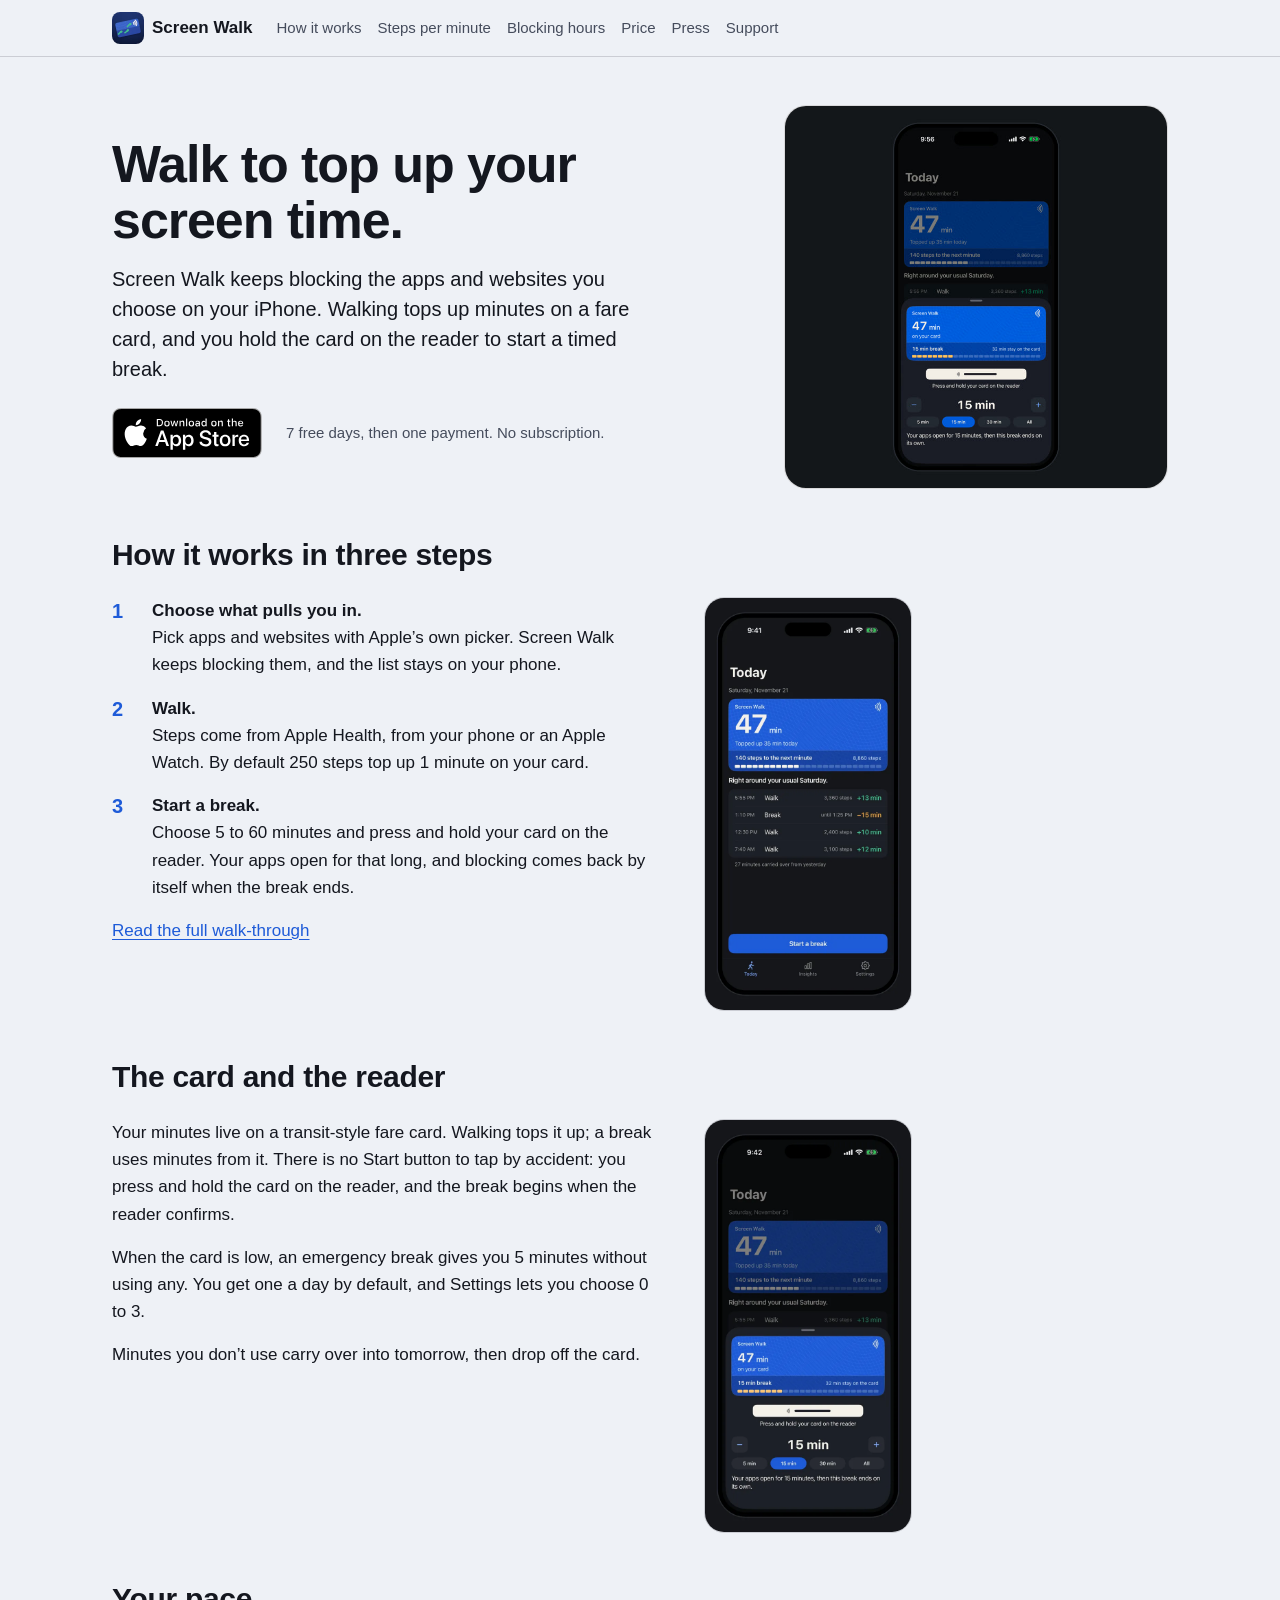
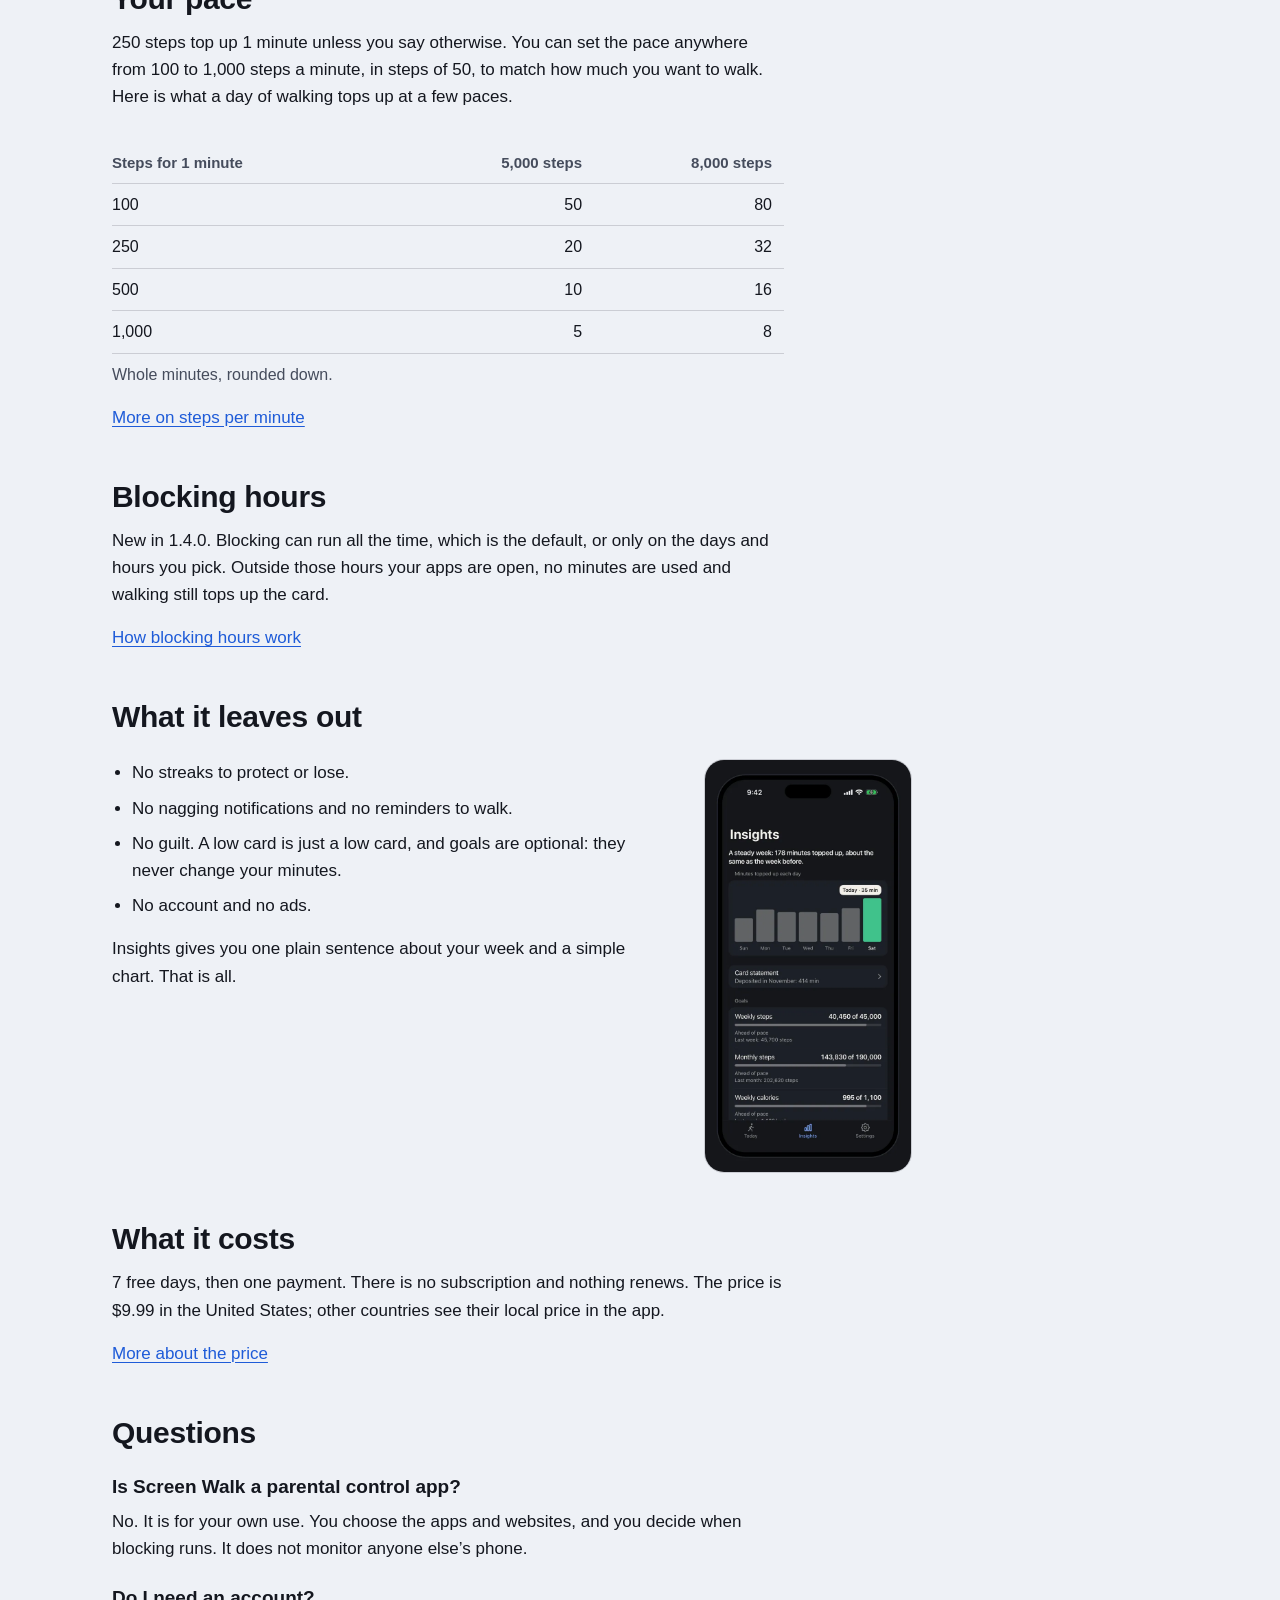
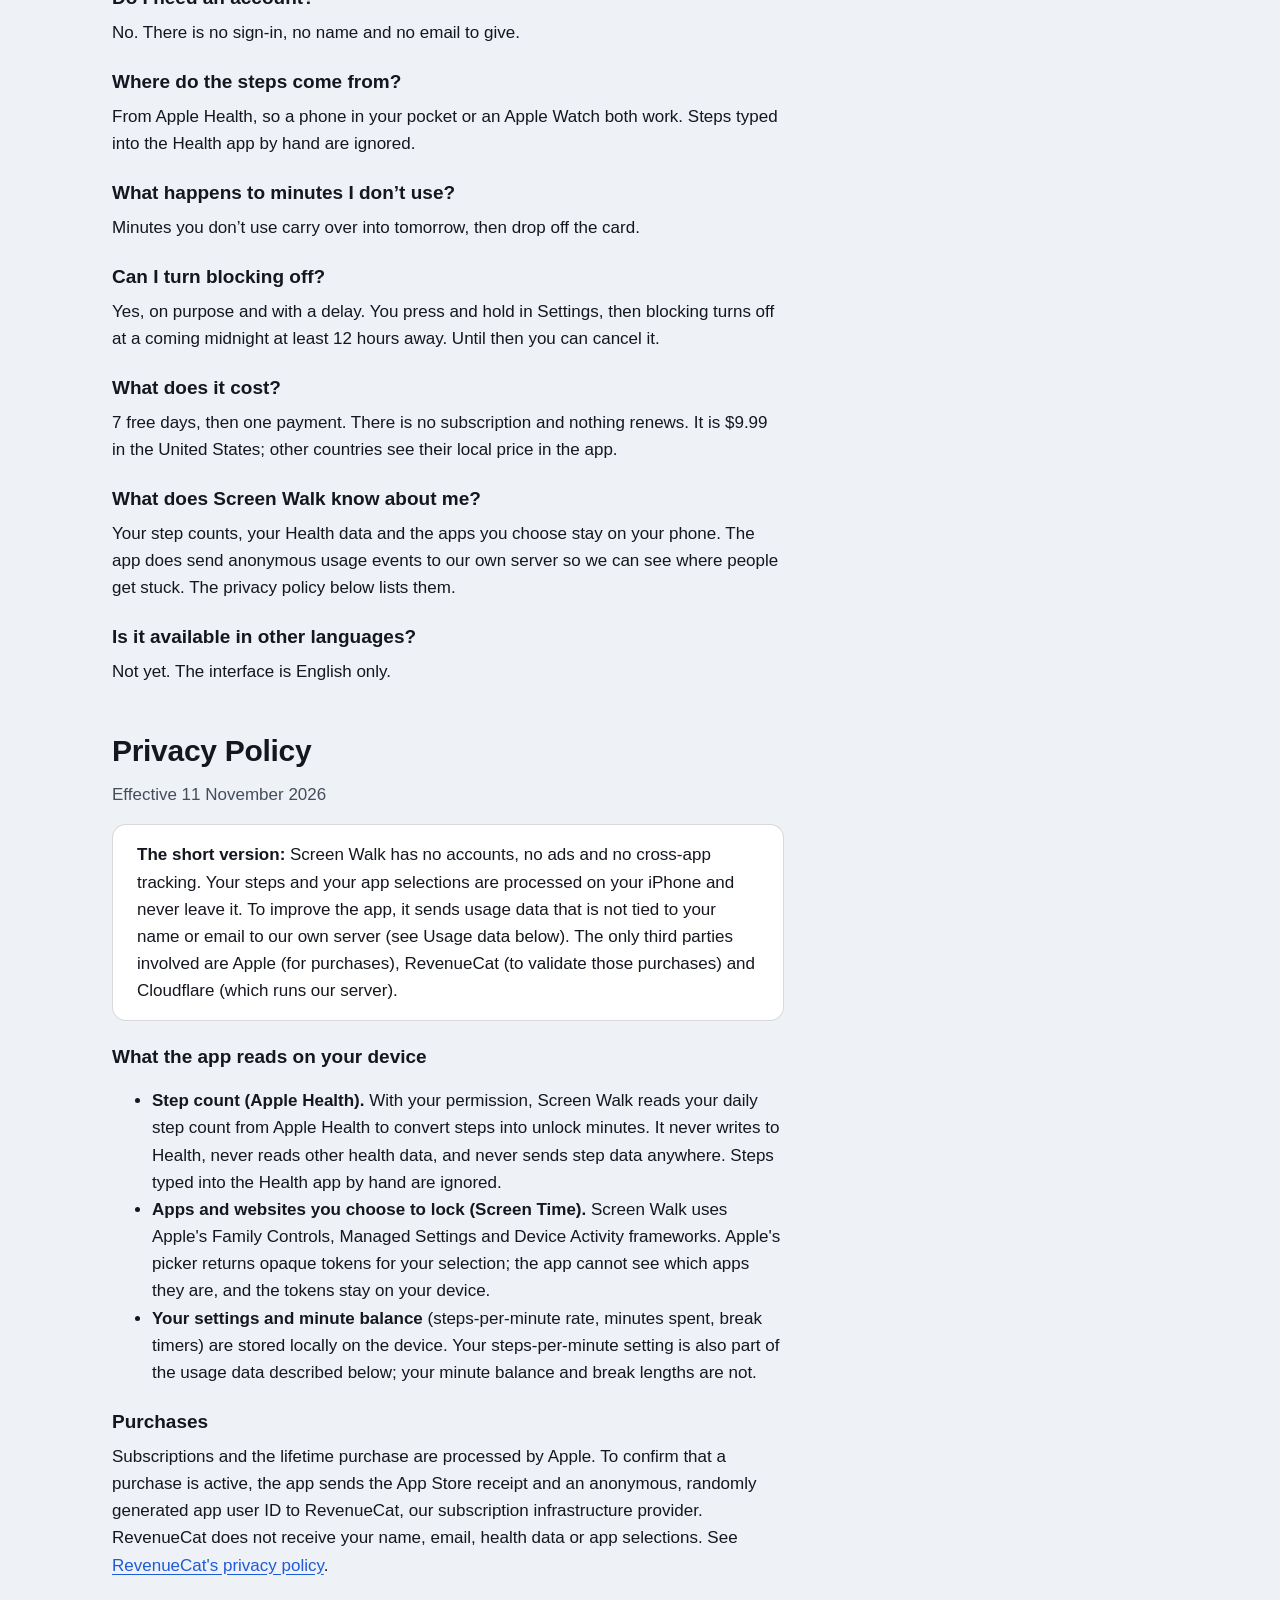
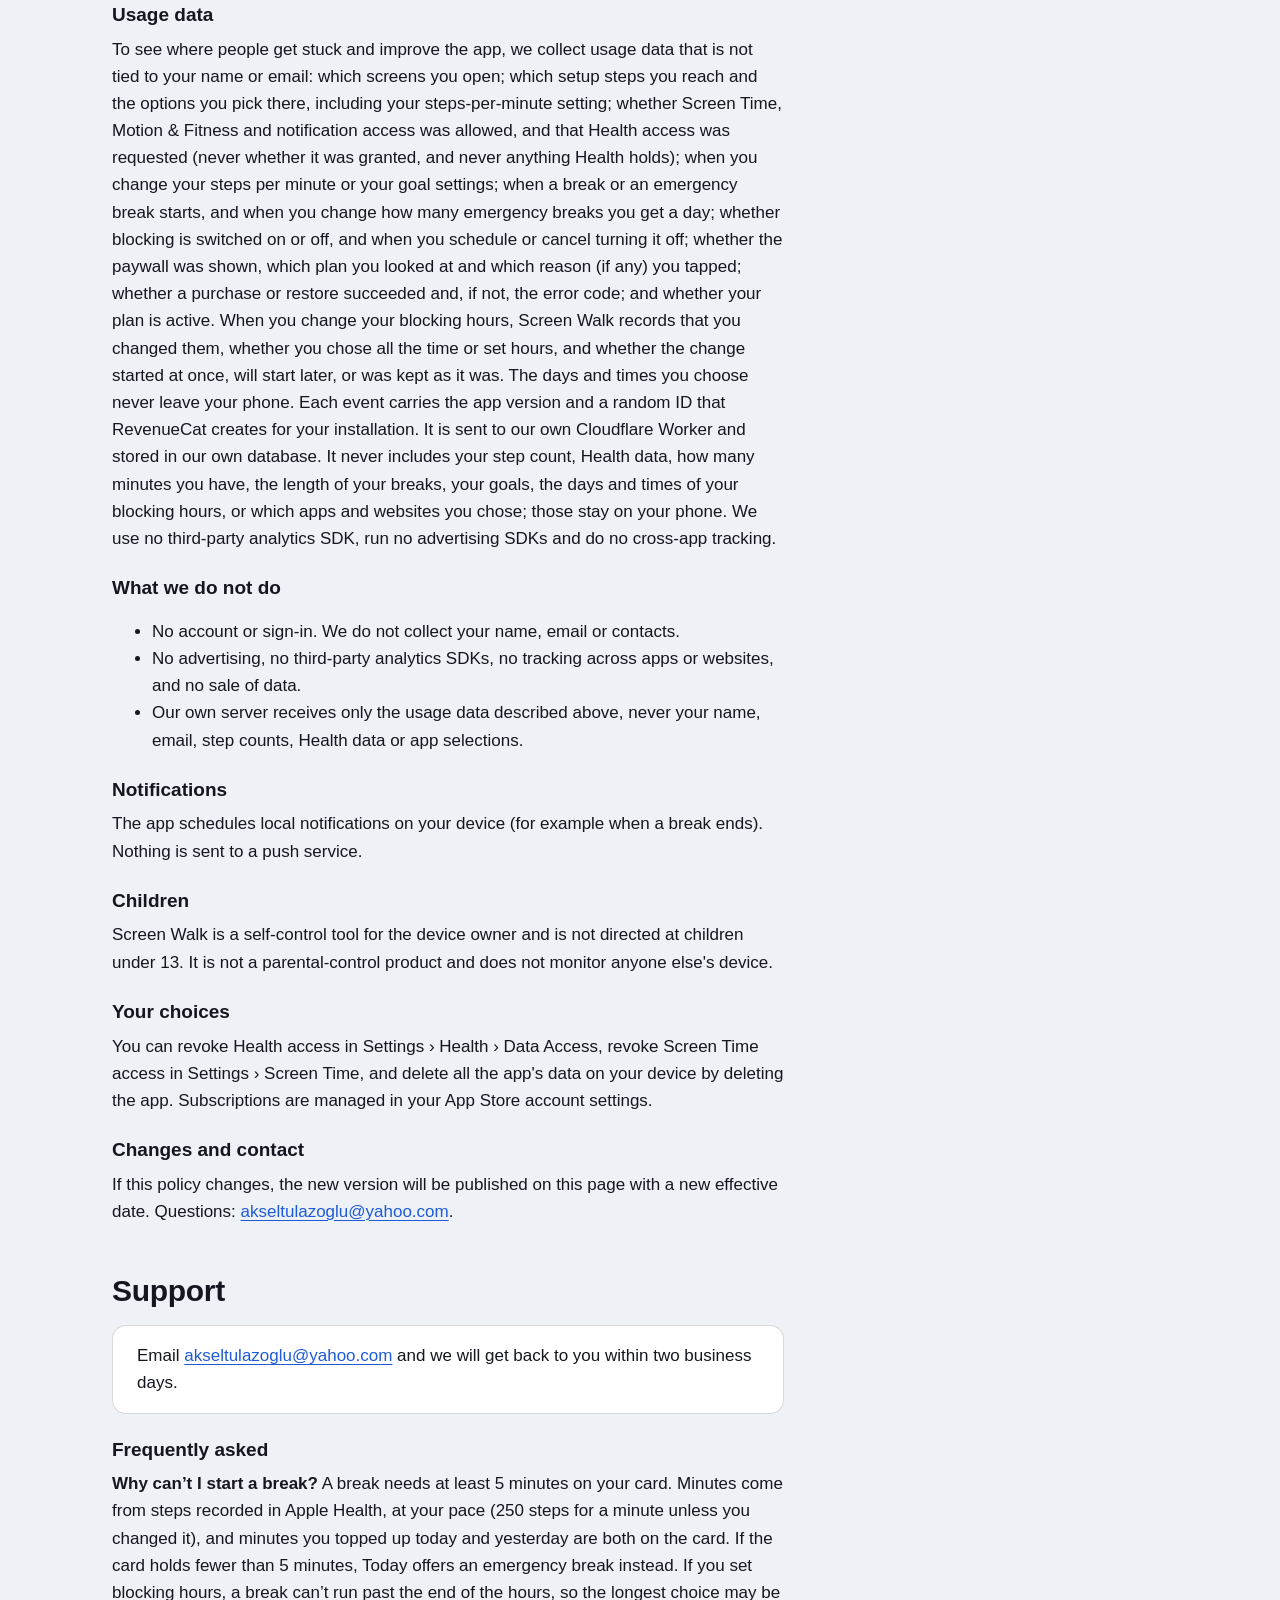
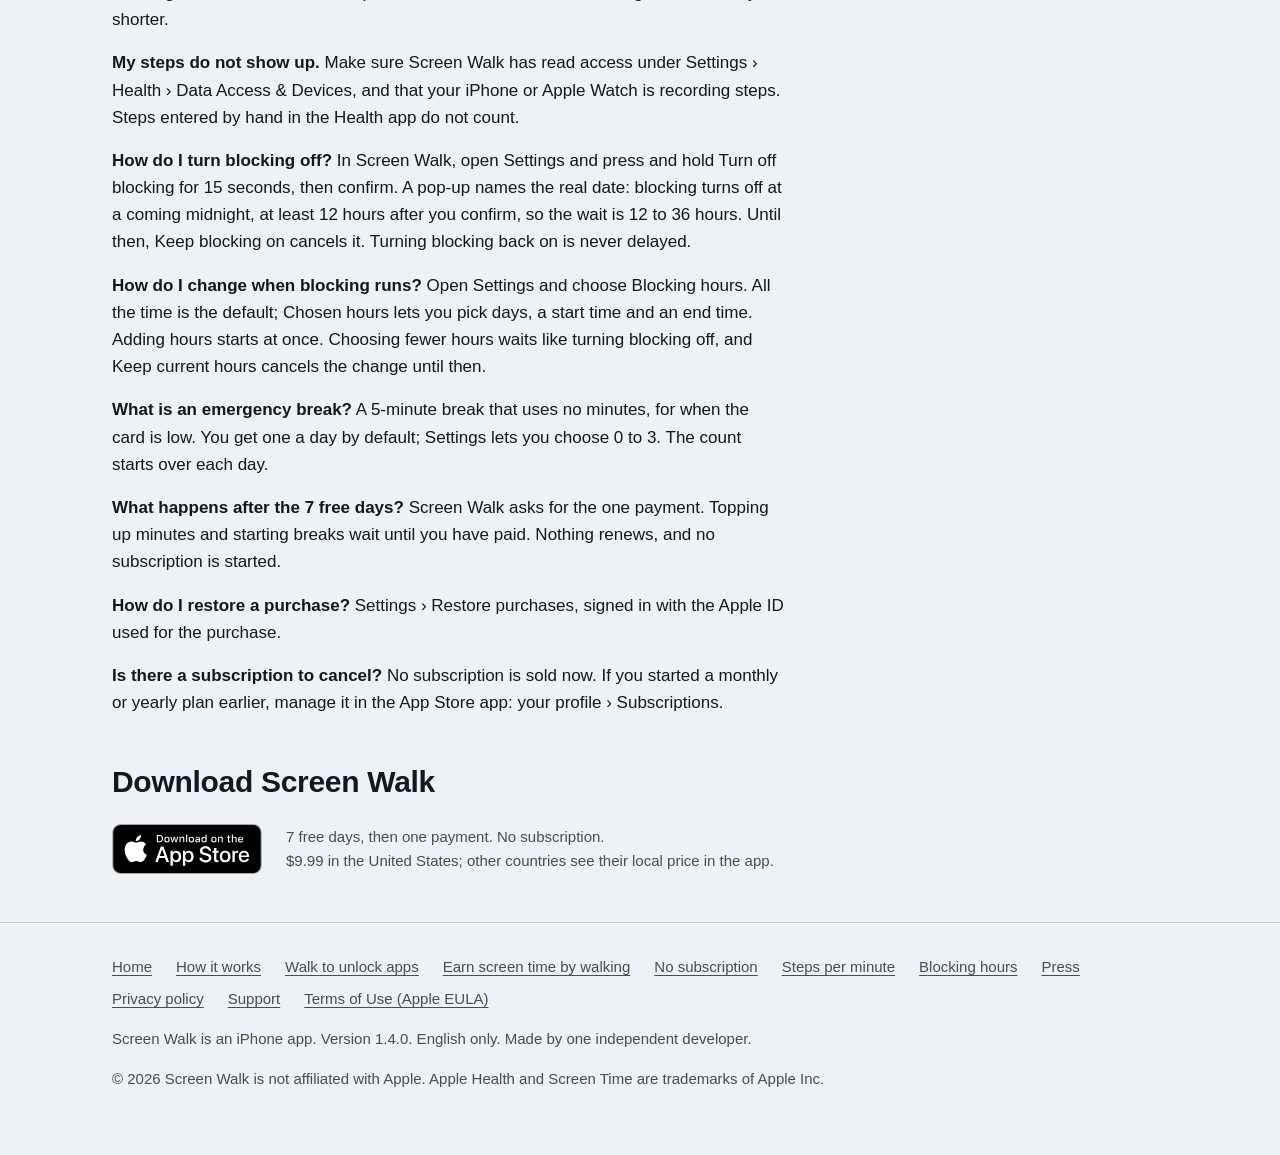
<file: index.html>
<!doctype html>
<html lang="en">
<head>
<meta charset="utf-8">
<meta name="viewport" content="width=device-width, initial-scale=1">
<title>Screen Walk: Walk to Top Up Screen Time on iPhone</title>
<meta name="description" content="Screen Walk keeps blocking the apps you choose. Walk to top up minutes, then hold your card to start a break. 7 free days, then one payment.">
<link rel="canonical" href="https://screen-walk.github.io/">
<meta name="theme-color" content="#14161B" media="(prefers-color-scheme: dark)">
<meta name="theme-color" content="#EEF1F6" media="(prefers-color-scheme: light)">
<meta name="apple-itunes-app" content="app-id=6809172291">
<link rel="icon" type="image/png" sizes="32x32" href="/favicon-32.png">
<link rel="apple-touch-icon" sizes="180x180" href="/apple-touch-icon.png">
<meta property="og:type" content="website">
<meta property="og:site_name" content="Screen Walk">
<meta property="og:title" content="Screen Walk: Walk to Top Up Screen Time on iPhone">
<meta property="og:description" content="Screen Walk keeps blocking the apps you choose. Walk to top up minutes, then hold your card to start a break. 7 free days, then one payment.">
<meta property="og:url" content="https://screen-walk.github.io/">
<meta property="og:image" content="https://screen-walk.github.io/media/og.png">
<meta property="og:image:width" content="1200">
<meta property="og:image:height" content="630">
<meta property="og:image:alt" content="Screen Walk: walk to top up your screen time on iPhone">
<meta name="twitter:card" content="summary_large_image">
<meta name="twitter:title" content="Screen Walk: Walk to Top Up Screen Time on iPhone">
<meta name="twitter:description" content="Screen Walk keeps blocking the apps you choose. Walk to top up minutes, then hold your card to start a break. 7 free days, then one payment.">
<meta name="twitter:image" content="https://screen-walk.github.io/media/og.png">
<link rel="stylesheet" href="/assets/site.css">
<script type="application/ld+json">{"@context":"https://schema.org","@type":"SoftwareApplication","name":"Screen Walk","operatingSystem":"iOS","applicationCategory":"LifestyleApplication","description":"An iPhone app that keeps blocking the apps and websites you choose. Walking tops up minutes on a fare card, and you start timed breaks of 5 to 60 minutes.","url":"https://screen-walk.github.io/","downloadUrl":"https://apps.apple.com/app/id6809172291","installUrl":"https://apps.apple.com/app/id6809172291","softwareVersion":"1.4.0","inLanguage":"en","image":"https://screen-walk.github.io/media/press/screen-walk-icon-1024.png","screenshot":["https://screen-walk.github.io/media/today-demo.webp","https://screen-walk.github.io/media/spend-sheet.webp","https://screen-walk.github.io/media/break-running.webp","https://screen-walk.github.io/media/insights-top.webp","https://screen-walk.github.io/media/hours-chosen.webp"],"offers":{"@type":"Offer","price":"9.99","priceCurrency":"USD","description":"7 free days, then one payment. No subscription. Other countries see their local price in the app.","url":"https://apps.apple.com/app/id6809172291"}}</script>
<script type="application/ld+json">{"@context":"https://schema.org","@type":"FAQPage","mainEntity":[{"@type":"Question","name":"Is Screen Walk a parental control app?","acceptedAnswer":{"@type":"Answer","text":"No. It is for your own use. You choose the apps and websites, and you decide when blocking runs. It does not monitor anyone else’s phone."}},{"@type":"Question","name":"Do I need an account?","acceptedAnswer":{"@type":"Answer","text":"No. There is no sign-in, no name and no email to give."}},{"@type":"Question","name":"Where do the steps come from?","acceptedAnswer":{"@type":"Answer","text":"From Apple Health, so a phone in your pocket or an Apple Watch both work. Steps typed into the Health app by hand are ignored."}},{"@type":"Question","name":"What happens to minutes I don’t use?","acceptedAnswer":{"@type":"Answer","text":"Minutes you don’t use carry over into tomorrow, then drop off the card."}},{"@type":"Question","name":"Can I turn blocking off?","acceptedAnswer":{"@type":"Answer","text":"Yes, on purpose and with a delay. You press and hold in Settings, then blocking turns off at a coming midnight at least 12 hours away. Until then you can cancel it."}},{"@type":"Question","name":"What does it cost?","acceptedAnswer":{"@type":"Answer","text":"7 free days, then one payment. There is no subscription and nothing renews. It is $9.99 in the United States; other countries see their local price in the app."}},{"@type":"Question","name":"What does Screen Walk know about me?","acceptedAnswer":{"@type":"Answer","text":"Your step counts, your Health data and the apps you choose stay on your phone. The app does send anonymous usage events to our own server so we can see where people get stuck. The privacy policy below lists them."}},{"@type":"Question","name":"Is it available in other languages?","acceptedAnswer":{"@type":"Answer","text":"Not yet. The interface is English only."}},{"@type":"Question","name":"Why can’t I start a break?","acceptedAnswer":{"@type":"Answer","text":"A break needs at least 5 minutes on your card. Minutes come from steps recorded in Apple Health, at your pace (250 steps for a minute unless you changed it), and minutes you topped up today and yesterday are both on the card. If the card holds fewer than 5 minutes, Today offers an emergency break instead. If you set blocking hours, a break can’t run past the end of the hours, so the longest choice may be shorter."}},{"@type":"Question","name":"My steps do not show up.","acceptedAnswer":{"@type":"Answer","text":"Make sure Screen Walk has read access under Settings › Health › Data Access & Devices, and that your iPhone or Apple Watch is recording steps. Steps entered by hand in the Health app do not count."}},{"@type":"Question","name":"How do I turn blocking off?","acceptedAnswer":{"@type":"Answer","text":"In Screen Walk, open Settings and press and hold Turn off blocking for 15 seconds, then confirm. A pop-up names the real date: blocking turns off at a coming midnight, at least 12 hours after you confirm, so the wait is 12 to 36 hours. Until then, Keep blocking on cancels it. Turning blocking back on is never delayed."}},{"@type":"Question","name":"How do I change when blocking runs?","acceptedAnswer":{"@type":"Answer","text":"Open Settings and choose Blocking hours. All the time is the default; Chosen hours lets you pick days, a start time and an end time. Adding hours starts at once. Choosing fewer hours waits like turning blocking off, and Keep current hours cancels the change until then."}},{"@type":"Question","name":"What is an emergency break?","acceptedAnswer":{"@type":"Answer","text":"A 5-minute break that uses no minutes, for when the card is low. You get one a day by default; Settings lets you choose 0 to 3. The count starts over each day."}},{"@type":"Question","name":"What happens after the 7 free days?","acceptedAnswer":{"@type":"Answer","text":"Screen Walk asks for the one payment. Topping up minutes and starting breaks wait until you have paid. Nothing renews, and no subscription is started."}},{"@type":"Question","name":"How do I restore a purchase?","acceptedAnswer":{"@type":"Answer","text":"Settings › Restore purchases, signed in with the Apple ID used for the purchase."}},{"@type":"Question","name":"Is there a subscription to cancel?","acceptedAnswer":{"@type":"Answer","text":"No subscription is sold now. If you started a monthly or yearly plan earlier, manage it in the App Store app: your profile › Subscriptions."}}]}</script>
</head>
<body>
<a class="skip" href="#main">Skip to content</a>
<header class="site"><div class="wrap">
<a class="brand" href="/"><img src="/media/icon-128.webp" width="32" height="32" alt="" ><span>Screen Walk</span></a>
<nav class="main" aria-label="Main"><ul><li><a href="/how-it-works/">How it works</a></li><li><a href="/steps-per-minute/">Steps per minute</a></li><li><a href="/blocking-hours/">Blocking hours</a></li><li><a href="/screen-time-app-no-subscription/">Price</a></li><li><a href="/press/">Press</a></li><li><a href="/#support">Support</a></li></ul></nav>
</div></header>
<main id="main"><div class="wrap">
<section class="hero" aria-labelledby="top">
<div class="hero-text">
<h1 id="top">Walk to top up your screen time.</h1>
<p class="lead">Screen Walk keeps blocking the apps and websites you choose on your iPhone. Walking tops up minutes on a fare card, and you hold the card on the reader to start a timed break.</p>
<div class="cta"><a href="https://apps.apple.com/app/id6809172291"><img src="/media/app-store-badge.svg" width="150" height="50" alt="Download on the App Store"></a><p class="note">7 free days, then one payment. No subscription.</p></div>
</div>
<figure class="video" id="hero-video">
<video autoplay muted loop playsinline preload="none" poster="/media/hero-poster.jpg" width="720" height="720" aria-label="Screen recording of the Start a break sheet: a card is pressed and held on the reader until the break starts and Today shows the time left.">
<source src="/media/hero.mp4" type="video/mp4">
<img src="/media/hero-poster.jpg" width="720" height="720" alt="The Start a break sheet in Screen Walk: a fare card showing 47 minutes above a reader, with the text Press and hold your card on the reader.">
</video>
</figure>
</section>

<section aria-labelledby="three">
<h2 id="three">How it works in three steps</h2>
<div class="split">
<div class="prose">
<ol class="steps">
<li><strong>Choose what pulls you in.</strong> Pick apps and websites with Apple’s own picker. Screen Walk keeps blocking them, and the list stays on your phone.</li>
<li><strong>Walk.</strong> Steps come from Apple Health, from your phone or an Apple Watch. By default 250 steps top up 1 minute on your card.</li>
<li><strong>Start a break.</strong> Choose 5 to 60 minutes and press and hold your card on the reader. Your apps open for that long, and blocking comes back by itself when the break ends.</li>
</ol>
<p><a href="/how-it-works/">Read the full walk-through</a></p>
</div>
<img src="/media/today-demo.webp" width="600" height="1200" alt="The Today screen of Screen Walk: a blue fare card showing 47 minutes and 140 steps to the next minute, a short log of walks and a break, and a Start a break button.">
</div>
</section>

<section aria-labelledby="card">
<h2 id="card">The card and the reader</h2>
<div class="split">
<div class="prose">
<p>Your minutes live on a transit-style fare card. Walking tops it up; a break uses minutes from it. There is no Start button to tap by accident: you press and hold the card on the reader, and the break begins when the reader confirms.</p>
<p>When the card is low, an emergency break gives you 5 minutes without using any. You get one a day by default, and Settings lets you choose 0 to 3.</p>
<p>Minutes you don’t use carry over into tomorrow, then drop off the card.</p>
</div>
<img src="/media/spend-sheet.webp" width="600" height="1200" alt="The Start a break sheet over Today: the card above a reader, the text Press and hold your card on the reader, and break lengths of 5, 15, 30 minutes and All." loading="lazy" decoding="async">
</div>
</section>

<section aria-labelledby="pace">
<h2 id="pace">Your pace</h2>
<div class="prose">
<p>250 steps top up 1 minute unless you say otherwise. You can set the pace anywhere from 100 to 1,000 steps a minute, in steps of 50, to match how much you want to walk. Here is what a day of walking tops up at a few paces.</p>
</div>
<div class="table-wrap"><table>
<caption class="muted" style="text-align:left;caption-side:bottom;padding-top:.5rem">Whole minutes, rounded down.</caption>
<thead><tr><th scope="col">Steps for 1 minute</th><th scope="col" class="n">5,000 steps</th><th scope="col" class="n">8,000 steps</th></tr></thead>
<tbody><tr><td>100</td><td class="n">50</td><td class="n">80</td></tr><tr><td>250</td><td class="n">20</td><td class="n">32</td></tr><tr><td>500</td><td class="n">10</td><td class="n">16</td></tr><tr><td>1,000</td><td class="n">5</td><td class="n">8</td></tr></tbody></table></div>
<p><a href="/steps-per-minute/">More on steps per minute</a></p>
</section>

<section aria-labelledby="hours">
<h2 id="hours">Blocking hours</h2>
<div class="prose">
<p>New in 1.4.0. Blocking can run all the time, which is the default, or only on the days and hours you pick. Outside those hours your apps are open, no minutes are used and walking still tops up the card.</p>
<p><a href="/blocking-hours/">How blocking hours work</a></p>
</div>
</section>

<section aria-labelledby="leaves">
<h2 id="leaves">What it leaves out</h2>
<div class="split">
<div class="prose">
<ul class="plain">
<li>No streaks to protect or lose.</li>
<li>No nagging notifications and no reminders to walk.</li>
<li>No guilt. A low card is just a low card, and goals are optional: they never change your minutes.</li>
<li>No account and no ads.</li>
</ul>
<p>Insights gives you one plain sentence about your week and a simple chart. That is all.</p>
</div>
<img src="/media/insights-top.webp" width="600" height="1200" alt="The Insights screen: a sentence about the week, grey bars of minutes topped up each day with today in green, a card statement row and weekly goals." loading="lazy" decoding="async">
</div>
</section>

<section aria-labelledby="price">
<h2 id="price">What it costs</h2>
<div class="prose">
<p>7 free days, then one payment. There is no subscription and nothing renews. The price is $9.99 in the United States; other countries see their local price in the app.</p>
<p><a href="/screen-time-app-no-subscription/">More about the price</a></p>
</div>
</section>

<section class="faq" aria-labelledby="questions">
<h2 id="questions">Questions</h2>
<div class="prose">
<h3>Is Screen Walk a parental control app?</h3>
<p>No. It is for your own use. You choose the apps and websites, and you decide when blocking runs. It does not monitor anyone else’s phone.</p>
<h3>Do I need an account?</h3>
<p>No. There is no sign-in, no name and no email to give.</p>
<h3>Where do the steps come from?</h3>
<p>From Apple Health, so a phone in your pocket or an Apple Watch both work. Steps typed into the Health app by hand are ignored.</p>
<h3>What happens to minutes I don’t use?</h3>
<p>Minutes you don’t use carry over into tomorrow, then drop off the card.</p>
<h3>Can I turn blocking off?</h3>
<p>Yes, on purpose and with a delay. You press and hold in Settings, then blocking turns off at a coming midnight at least 12 hours away. Until then you can cancel it.</p>
<h3>What does it cost?</h3>
<p>7 free days, then one payment. There is no subscription and nothing renews. It is $9.99 in the United States; other countries see their local price in the app.</p>
<h3>What does Screen Walk know about me?</h3>
<p>Your step counts, your Health data and the apps you choose stay on your phone. The app does send anonymous usage events to our own server so we can see where people get stuck. The privacy policy below lists them.</p>
<h3>Is it available in other languages?</h3>
<p>Not yet. The interface is English only.</p>
</div>
</section>

<div class="legal">
  <h2 id="privacy">Privacy Policy</h2>
  <p class="muted">Effective 11 November 2026</p>
  <div class="card">
    <p><strong>The short version:</strong> Screen Walk has no accounts, no ads and no cross-app tracking. Your steps and your app selections are processed on your iPhone and never leave it. To improve the app, it sends usage data that is not tied to your name or email to our own server (see Usage data below). The only third parties involved are Apple (for purchases), RevenueCat (to validate those purchases) and Cloudflare (which runs our server).</p>
  </div>
  <h3>What the app reads on your device</h3>
  <ul>
    <li><strong>Step count (Apple Health).</strong> With your permission, Screen Walk reads your daily step count from Apple Health to convert steps into unlock minutes. It never writes to Health, never reads other health data, and never sends step data anywhere. Steps typed into the Health app by hand are ignored.</li>
    <li><strong>Apps and websites you choose to lock (Screen Time).</strong> Screen Walk uses Apple's Family Controls, Managed Settings and Device Activity frameworks. Apple's picker returns opaque tokens for your selection; the app cannot see which apps they are, and the tokens stay on your device.</li>
    <li><strong>Your settings and minute balance</strong> (steps-per-minute rate, minutes spent, break timers) are stored locally on the device. Your steps-per-minute setting is also part of the usage data described below; your minute balance and break lengths are not.</li>
  </ul>
  <h3>Purchases</h3>
  <p>Subscriptions and the lifetime purchase are processed by Apple. To confirm that a purchase is active, the app sends the App Store receipt and an anonymous, randomly generated app user ID to RevenueCat, our subscription infrastructure provider. RevenueCat does not receive your name, email, health data or app selections. See <a href="https://www.revenuecat.com/privacy">RevenueCat's privacy policy</a>.</p>
  <h3>Usage data</h3>
  <p>To see where people get stuck and improve the app, we collect usage data that is not tied to your name or email: which screens you open; which setup steps you reach and the options you pick there, including your steps-per-minute setting; whether Screen Time, Motion &amp; Fitness and notification access was allowed, and that Health access was requested (never whether it was granted, and never anything Health holds); when you change your steps per minute or your goal settings; when a break or an emergency break starts, and when you change how many emergency breaks you get a day; whether blocking is switched on or off, and when you schedule or cancel turning it off; whether the paywall was shown, which plan you looked at and which reason (if any) you tapped; whether a purchase or restore succeeded and, if not, the error code; and whether your plan is active. When you change your blocking hours, Screen Walk records that you changed them, whether you chose all the time or set hours, and whether the change started at once, will start later, or was kept as it was. The days and times you choose never leave your phone. Each event carries the app version and a random ID that RevenueCat creates for your installation. It is sent to our own Cloudflare Worker and stored in our own database. It never includes your step count, Health data, how many minutes you have, the length of your breaks, your goals, the days and times of your blocking hours, or which apps and websites you chose; those stay on your phone. We use no third-party analytics SDK, run no advertising SDKs and do no cross-app tracking.</p>
  <h3>What we do not do</h3>
  <ul>
    <li>No account or sign-in. We do not collect your name, email or contacts.</li>
    <li>No advertising, no third-party analytics SDKs, no tracking across apps or websites, and no sale of data.</li>
    <li>Our own server receives only the usage data described above, never your name, email, step counts, Health data or app selections.</li>
  </ul>
  <h3>Notifications</h3>
  <p>The app schedules local notifications on your device (for example when a break ends). Nothing is sent to a push service.</p>
  <h3>Children</h3>
  <p>Screen Walk is a self-control tool for the device owner and is not directed at children under 13. It is not a parental-control product and does not monitor anyone else's device.</p>
  <h3>Your choices</h3>
  <p>You can revoke Health access in Settings › Health › Data Access, revoke Screen Time access in Settings › Screen Time, and delete all the app's data on your device by deleting the app. Subscriptions are managed in your App Store account settings.</p>
  <h3>Changes and contact</h3>
  <p>If this policy changes, the new version will be published on this page with a new effective date. Questions: <a href="mailto:akseltulazoglu@yahoo.com">akseltulazoglu@yahoo.com</a>.</p>

  <h2 id="support">Support</h2>
  <div class="card">
    <p>Email <a href="mailto:akseltulazoglu@yahoo.com">akseltulazoglu@yahoo.com</a> and we will get back to you within two business days.</p>
  </div>
  <h3>Frequently asked</h3>
  <p><strong>Why can’t I start a break?</strong> A break needs at least 5 minutes on your card. Minutes come from steps recorded in Apple Health, at your pace (250 steps for a minute unless you changed it), and minutes you topped up today and yesterday are both on the card. If the card holds fewer than 5 minutes, Today offers an emergency break instead. If you set blocking hours, a break can’t run past the end of the hours, so the longest choice may be shorter.</p>
  <p><strong>My steps do not show up.</strong> Make sure Screen Walk has read access under Settings › Health › Data Access &amp; Devices, and that your iPhone or Apple Watch is recording steps. Steps entered by hand in the Health app do not count.</p>
  <p><strong>How do I turn blocking off?</strong> In Screen Walk, open Settings and press and hold Turn off blocking for 15 seconds, then confirm. A pop-up names the real date: blocking turns off at a coming midnight, at least 12 hours after you confirm, so the wait is 12 to 36 hours. Until then, Keep blocking on cancels it. Turning blocking back on is never delayed.</p>
  <p><strong>How do I change when blocking runs?</strong> Open Settings and choose Blocking hours. All the time is the default; Chosen hours lets you pick days, a start time and an end time. Adding hours starts at once. Choosing fewer hours waits like turning blocking off, and Keep current hours cancels the change until then.</p>
  <p><strong>What is an emergency break?</strong> A 5-minute break that uses no minutes, for when the card is low. You get one a day by default; Settings lets you choose 0 to 3. The count starts over each day.</p>
  <p><strong>What happens after the 7 free days?</strong> Screen Walk asks for the one payment. Topping up minutes and starting breaks wait until you have paid. Nothing renews, and no subscription is started.</p>
  <p><strong>How do I restore a purchase?</strong> Settings › Restore purchases, signed in with the Apple ID used for the purchase.</p>
  <p><strong>Is there a subscription to cancel?</strong> No subscription is sold now. If you started a monthly or yearly plan earlier, manage it in the App Store app: your profile › Subscriptions.</p>
</div>
<section aria-labelledby="get">
<h2 id="get">Download Screen Walk</h2>
<div class="cta"><a href="https://apps.apple.com/app/id6809172291"><img src="/media/app-store-badge.svg" width="150" height="50" alt="Download on the App Store"></a><p class="note">7 free days, then one payment. No subscription.<br>$9.99 in the United States; other countries see their local price in the app.</p></div>
</section>
</div></main>
<footer class="site"><div class="wrap">
<ul><li><a href="/">Home</a></li><li><a href="/how-it-works/">How it works</a></li><li><a href="/walk-to-unlock-apps/">Walk to unlock apps</a></li><li><a href="/earn-screen-time-by-walking/">Earn screen time by walking</a></li><li><a href="/screen-time-app-no-subscription/">No subscription</a></li><li><a href="/steps-per-minute/">Steps per minute</a></li><li><a href="/blocking-hours/">Blocking hours</a></li><li><a href="/press/">Press</a></li><li><a href="/#privacy">Privacy policy</a></li><li><a href="/#support">Support</a></li><li><a href="https://www.apple.com/legal/internet-services/itunes/dev/stdeula/">Terms of Use (Apple EULA)</a></li></ul>
<p>Screen Walk is an iPhone app. Version 1.4.0. English only. Made by one independent developer.</p>
<p>© 2026 Screen Walk is not affiliated with Apple. Apple Health and Screen Time are trademarks of Apple Inc.</p>
</div></footer>
<script>(function(){var v=document.querySelector("#hero-video video");if(!v||!window.matchMedia)return;if(matchMedia("(prefers-reduced-motion: reduce)").matches){v.removeAttribute("autoplay");v.pause();v.setAttribute("controls","")}})();</script></body>
</html>
</file>
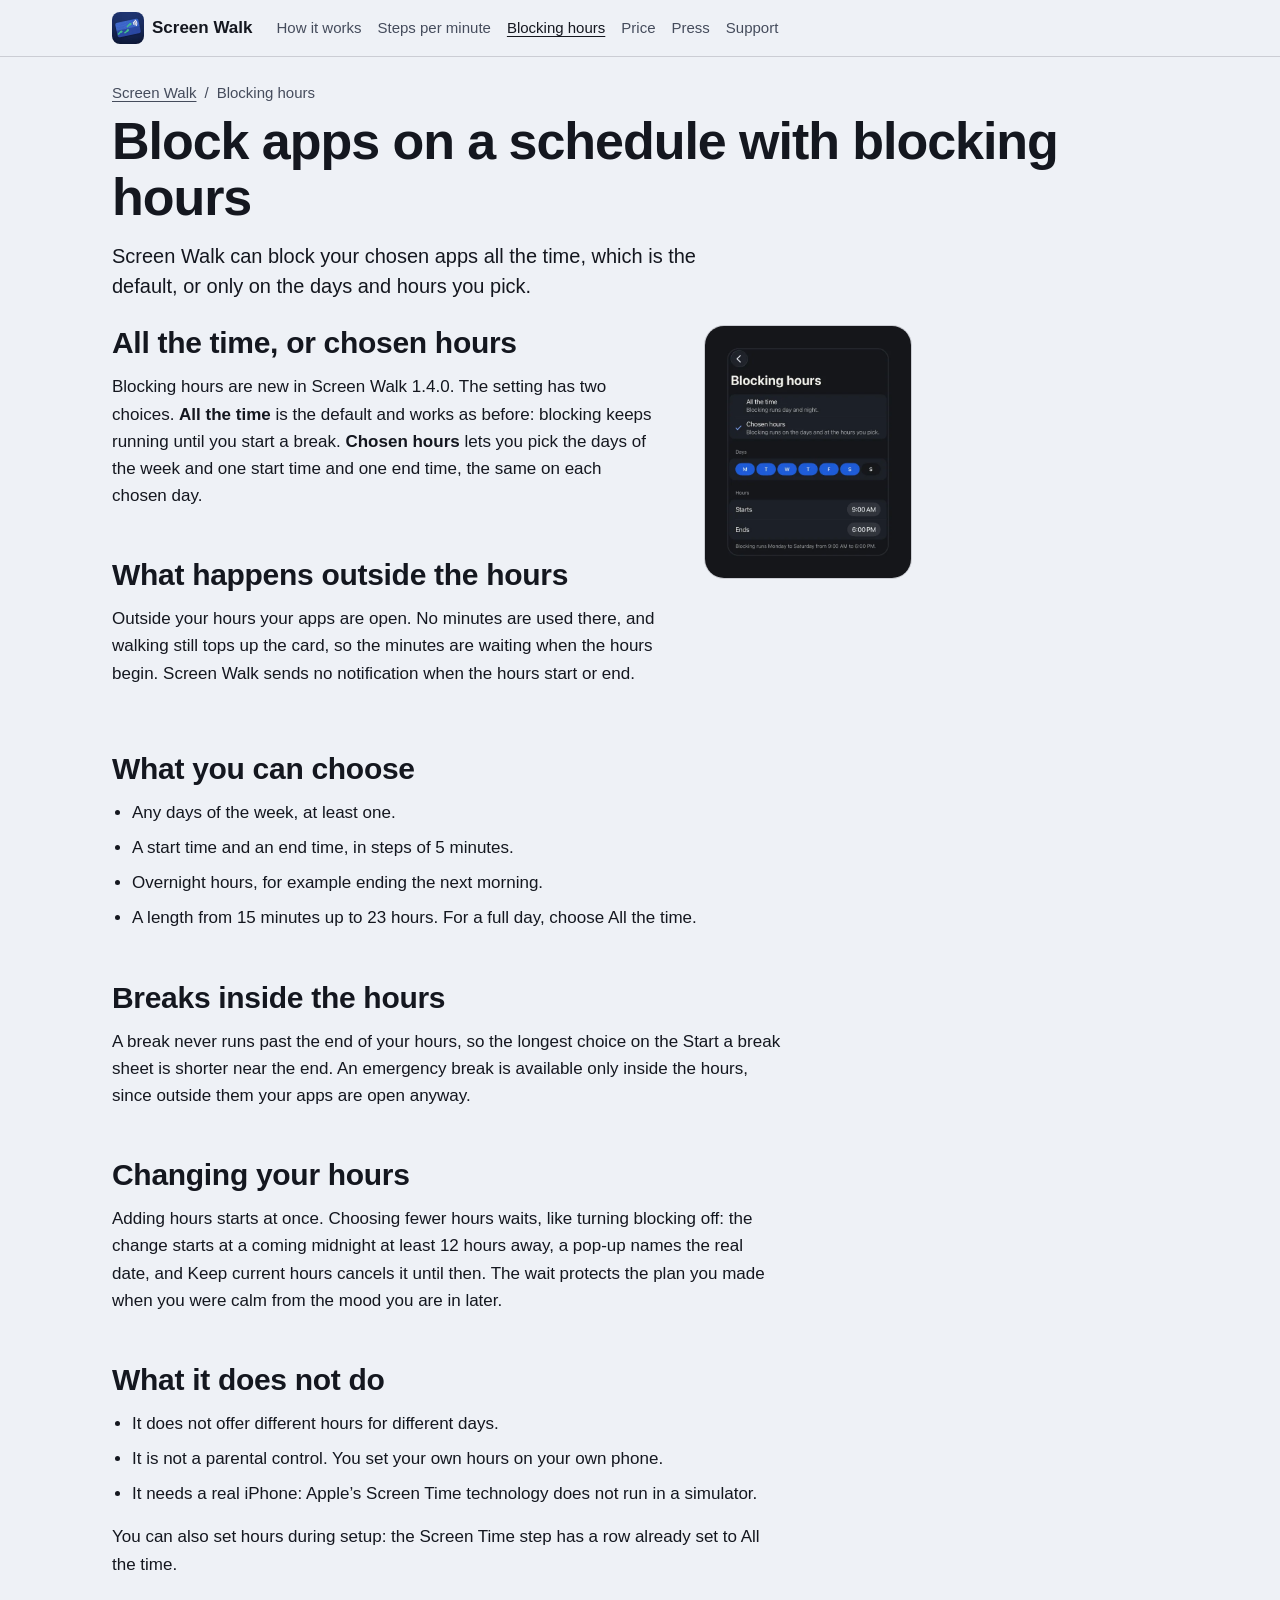
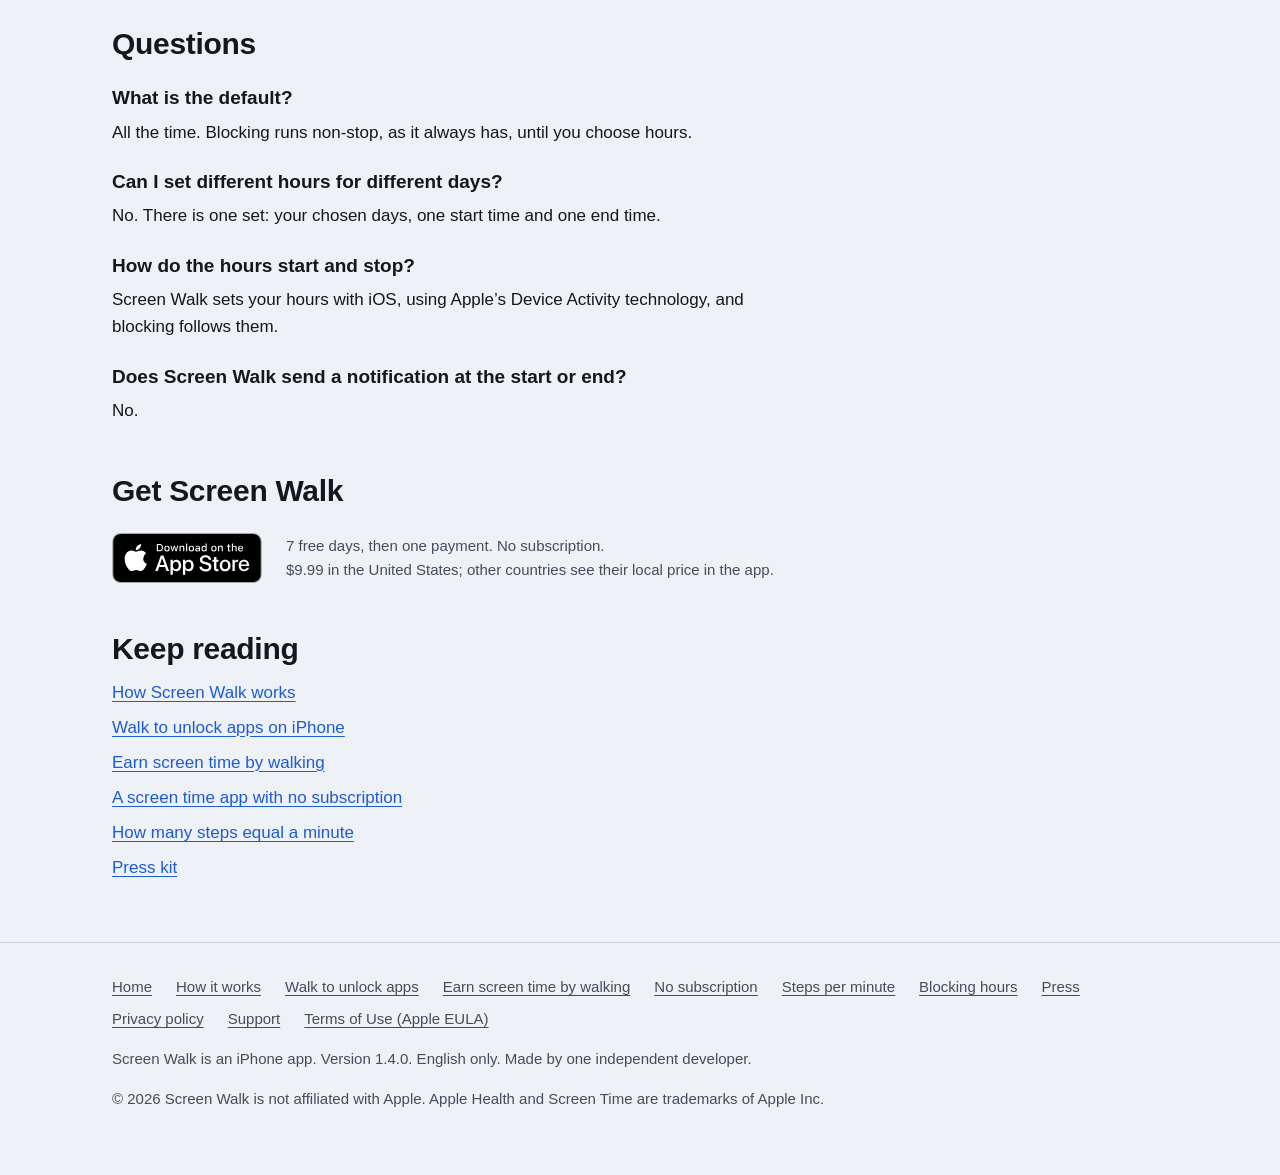
<file: blocking-hours/index.html>
<!doctype html>
<html lang="en">
<head>
<meta charset="utf-8">
<meta name="viewport" content="width=device-width, initial-scale=1">
<title>Block Apps on a Schedule: Screen Walk Blocking Hours</title>
<meta name="description" content="Keep blocking your chosen apps all the time, or only on days and hours you choose. Outside those hours your apps are open and no minutes are used.">
<link rel="canonical" href="https://screen-walk.github.io/blocking-hours/">
<meta name="theme-color" content="#14161B" media="(prefers-color-scheme: dark)">
<meta name="theme-color" content="#EEF1F6" media="(prefers-color-scheme: light)">
<meta name="apple-itunes-app" content="app-id=6809172291">
<link rel="icon" type="image/png" sizes="32x32" href="/favicon-32.png">
<link rel="apple-touch-icon" sizes="180x180" href="/apple-touch-icon.png">
<meta property="og:type" content="website">
<meta property="og:site_name" content="Screen Walk">
<meta property="og:title" content="Block Apps on a Schedule: Screen Walk Blocking Hours">
<meta property="og:description" content="Keep blocking your chosen apps all the time, or only on days and hours you choose. Outside those hours your apps are open and no minutes are used.">
<meta property="og:url" content="https://screen-walk.github.io/blocking-hours/">
<meta property="og:image" content="https://screen-walk.github.io/media/og.png">
<meta property="og:image:width" content="1200">
<meta property="og:image:height" content="630">
<meta property="og:image:alt" content="Screen Walk: walk to top up your screen time on iPhone">
<meta name="twitter:card" content="summary_large_image">
<meta name="twitter:title" content="Block Apps on a Schedule: Screen Walk Blocking Hours">
<meta name="twitter:description" content="Keep blocking your chosen apps all the time, or only on days and hours you choose. Outside those hours your apps are open and no minutes are used.">
<meta name="twitter:image" content="https://screen-walk.github.io/media/og.png">
<link rel="stylesheet" href="/assets/site.css">
<script type="application/ld+json">{"@context":"https://schema.org","@type":"BreadcrumbList","itemListElement":[{"@type":"ListItem","position":1,"name":"Screen Walk","item":"https://screen-walk.github.io/"},{"@type":"ListItem","position":2,"name":"Blocking hours","item":"https://screen-walk.github.io/blocking-hours/"}]}</script>
<script type="application/ld+json">{"@context":"https://schema.org","@type":"FAQPage","mainEntity":[{"@type":"Question","name":"What is the default?","acceptedAnswer":{"@type":"Answer","text":"All the time. Blocking runs non-stop, as it always has, until you choose hours."}},{"@type":"Question","name":"Can I set different hours for different days?","acceptedAnswer":{"@type":"Answer","text":"No. There is one set: your chosen days, one start time and one end time."}},{"@type":"Question","name":"How do the hours start and stop?","acceptedAnswer":{"@type":"Answer","text":"Screen Walk sets your hours with iOS, using Apple’s Device Activity technology, and blocking follows them."}},{"@type":"Question","name":"Does Screen Walk send a notification at the start or end?","acceptedAnswer":{"@type":"Answer","text":"No."}}]}</script>
</head>
<body>
<a class="skip" href="#main">Skip to content</a>
<header class="site"><div class="wrap">
<a class="brand" href="/"><img src="/media/icon-128.webp" width="32" height="32" alt="" ><span>Screen Walk</span></a>
<nav class="main" aria-label="Main"><ul><li><a href="/how-it-works/">How it works</a></li><li><a href="/steps-per-minute/">Steps per minute</a></li><li><a href="/blocking-hours/" aria-current="page">Blocking hours</a></li><li><a href="/screen-time-app-no-subscription/">Price</a></li><li><a href="/press/">Press</a></li><li><a href="/#support">Support</a></li></ul></nav>
</div></header>
<main id="main"><div class="wrap">
<nav class="crumbs" aria-label="Breadcrumb"><ol><li><a href="/">Screen Walk</a></li><li aria-current="page">Blocking hours</li></ol></nav>
<article>
<h1>Block apps on a schedule with blocking hours</h1>
<p class="lead">Screen Walk can block your chosen apps all the time, which is the default, or only on the days and hours you pick.</p>
<div class="split">
<div class="prose">
<h2>All the time, or chosen hours</h2>
<p>Blocking hours are new in Screen Walk 1.4.0. The setting has two choices. <strong>All the time</strong> is the default and works as before: blocking keeps running until you start a break. <strong>Chosen hours</strong> lets you pick the days of the week and one start time and one end time, the same on each chosen day.</p>
<h2>What happens outside the hours</h2>
<p>Outside your hours your apps are open. No minutes are used there, and walking still tops up the card, so the minutes are waiting when the hours begin. Screen Walk sends no notification when the hours start or end.</p>
</div>
<img src="/media/hours-chosen.webp" width="600" height="734" alt="The Blocking hours screen with Chosen hours selected, Monday to Saturday highlighted, starting at 9:00 AM and ending at 6:00 PM." loading="lazy" decoding="async">
</div>
<div class="prose">
<h2>What you can choose</h2>
<ul class="plain">
<li>Any days of the week, at least one.</li>
<li>A start time and an end time, in steps of 5 minutes.</li>
<li>Overnight hours, for example ending the next morning.</li>
<li>A length from 15 minutes up to 23 hours. For a full day, choose All the time.</li>
</ul>
<h2>Breaks inside the hours</h2>
<p>A break never runs past the end of your hours, so the longest choice on the Start a break sheet is shorter near the end. An emergency break is available only inside the hours, since outside them your apps are open anyway.</p>
<h2>Changing your hours</h2>
<p>Adding hours starts at once. Choosing fewer hours waits, like turning blocking off: the change starts at a coming midnight at least 12 hours away, a pop-up names the real date, and Keep current hours cancels it until then. The wait protects the plan you made when you were calm from the mood you are in later.</p>
<h2>What it does not do</h2>
<ul class="plain">
<li>It does not offer different hours for different days.</li>
<li>It is not a parental control. You set your own hours on your own phone.</li>
<li>It needs a real iPhone: Apple’s Screen Time technology does not run in a simulator.</li>
</ul>
<p>You can also set hours during setup: the Screen Time step has a row already set to All the time.</p>
</div>
<section class="faq prose" aria-labelledby="faq"><h2 id="faq">Questions</h2>
<h3>What is the default?</h3>
<p>All the time. Blocking runs non-stop, as it always has, until you choose hours.</p>
<h3>Can I set different hours for different days?</h3>
<p>No. There is one set: your chosen days, one start time and one end time.</p>
<h3>How do the hours start and stop?</h3>
<p>Screen Walk sets your hours with iOS, using Apple’s Device Activity technology, and blocking follows them.</p>
<h3>Does Screen Walk send a notification at the start or end?</h3>
<p>No.</p></section>
<section aria-labelledby="get">
<h2 id="get">Get Screen Walk</h2>
<div class="cta"><a href="https://apps.apple.com/app/id6809172291"><img src="/media/app-store-badge.svg" width="150" height="50" alt="Download on the App Store"></a><p class="note">7 free days, then one payment. No subscription.<br>$9.99 in the United States; other countries see their local price in the app.</p></div>
</section>
<section aria-labelledby="more"><h2 id="more">Keep reading</h2><ul class="related"><li><a href="/how-it-works/">How Screen Walk works</a></li><li><a href="/walk-to-unlock-apps/">Walk to unlock apps on iPhone</a></li><li><a href="/earn-screen-time-by-walking/">Earn screen time by walking</a></li><li><a href="/screen-time-app-no-subscription/">A screen time app with no subscription</a></li><li><a href="/steps-per-minute/">How many steps equal a minute</a></li><li><a href="/press/">Press kit</a></li></ul></section>
</article>
</div></main>
<footer class="site"><div class="wrap">
<ul><li><a href="/">Home</a></li><li><a href="/how-it-works/">How it works</a></li><li><a href="/walk-to-unlock-apps/">Walk to unlock apps</a></li><li><a href="/earn-screen-time-by-walking/">Earn screen time by walking</a></li><li><a href="/screen-time-app-no-subscription/">No subscription</a></li><li><a href="/steps-per-minute/">Steps per minute</a></li><li><a href="/blocking-hours/">Blocking hours</a></li><li><a href="/press/">Press</a></li><li><a href="/#privacy">Privacy policy</a></li><li><a href="/#support">Support</a></li><li><a href="https://www.apple.com/legal/internet-services/itunes/dev/stdeula/">Terms of Use (Apple EULA)</a></li></ul>
<p>Screen Walk is an iPhone app. Version 1.4.0. English only. Made by one independent developer.</p>
<p>© 2026 Screen Walk is not affiliated with Apple. Apple Health and Screen Time are trademarks of Apple Inc.</p>
</div></footer>
</body>
</html>
</file>
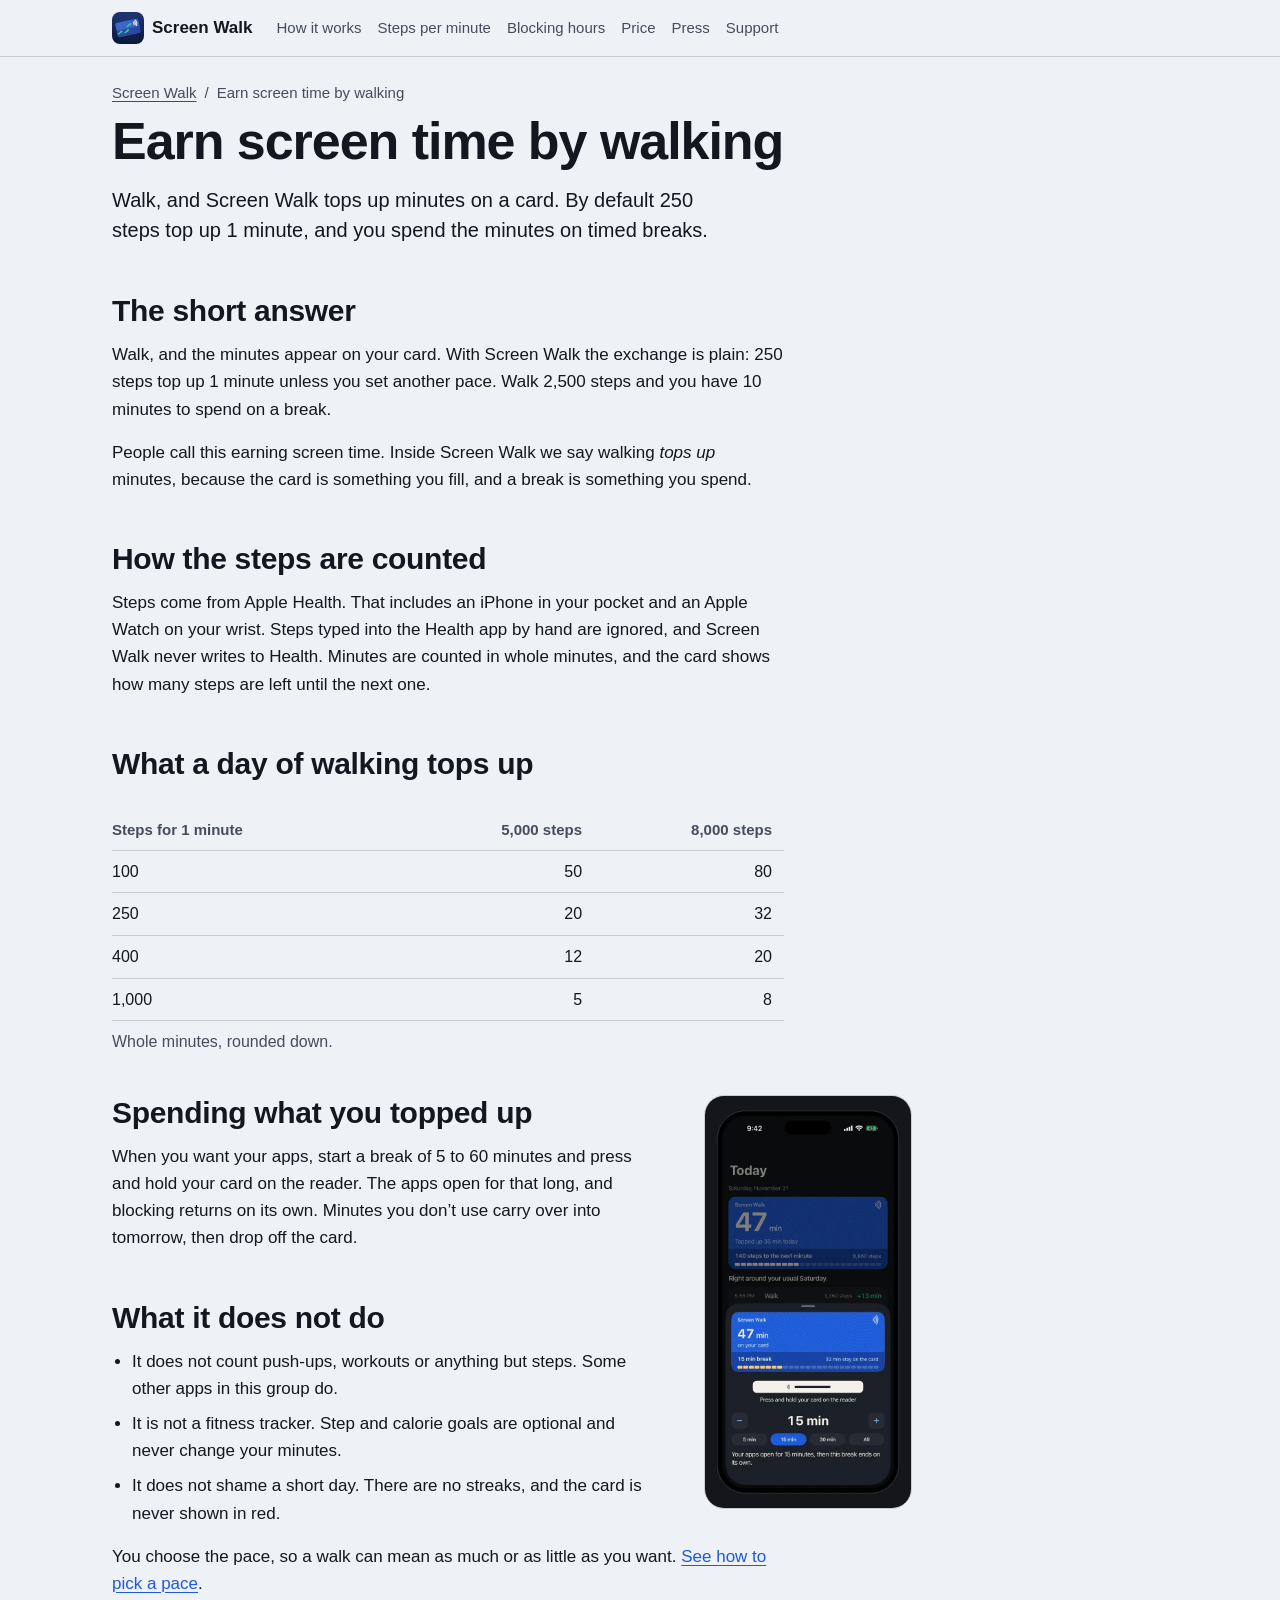
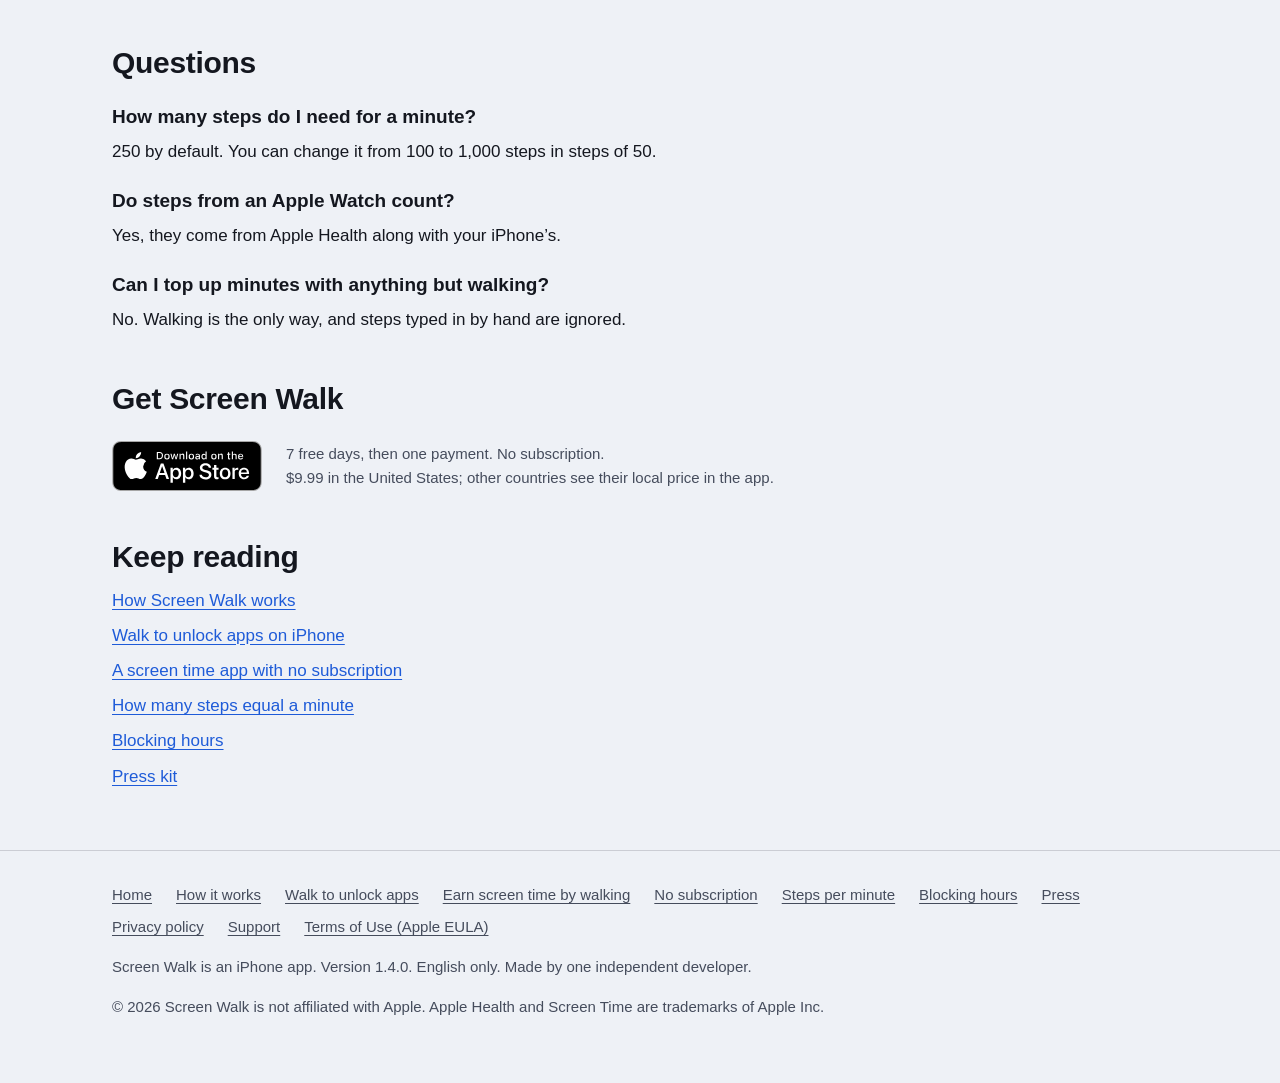
<file: earn-screen-time-by-walking/index.html>
<!doctype html>
<html lang="en">
<head>
<meta charset="utf-8">
<meta name="viewport" content="width=device-width, initial-scale=1">
<title>Earn Screen Time by Walking: How Screen Walk Does It</title>
<meta name="description" content="How many steps for a minute? Screen Walk starts at 250 steps per minute, adjustable from 100 to 1,000. You pick the pace and the apps it blocks.">
<link rel="canonical" href="https://screen-walk.github.io/earn-screen-time-by-walking/">
<meta name="theme-color" content="#14161B" media="(prefers-color-scheme: dark)">
<meta name="theme-color" content="#EEF1F6" media="(prefers-color-scheme: light)">
<meta name="apple-itunes-app" content="app-id=6809172291">
<link rel="icon" type="image/png" sizes="32x32" href="/favicon-32.png">
<link rel="apple-touch-icon" sizes="180x180" href="/apple-touch-icon.png">
<meta property="og:type" content="website">
<meta property="og:site_name" content="Screen Walk">
<meta property="og:title" content="Earn Screen Time by Walking: How Screen Walk Does It">
<meta property="og:description" content="How many steps for a minute? Screen Walk starts at 250 steps per minute, adjustable from 100 to 1,000. You pick the pace and the apps it blocks.">
<meta property="og:url" content="https://screen-walk.github.io/earn-screen-time-by-walking/">
<meta property="og:image" content="https://screen-walk.github.io/media/og.png">
<meta property="og:image:width" content="1200">
<meta property="og:image:height" content="630">
<meta property="og:image:alt" content="Screen Walk: walk to top up your screen time on iPhone">
<meta name="twitter:card" content="summary_large_image">
<meta name="twitter:title" content="Earn Screen Time by Walking: How Screen Walk Does It">
<meta name="twitter:description" content="How many steps for a minute? Screen Walk starts at 250 steps per minute, adjustable from 100 to 1,000. You pick the pace and the apps it blocks.">
<meta name="twitter:image" content="https://screen-walk.github.io/media/og.png">
<link rel="stylesheet" href="/assets/site.css">
<script type="application/ld+json">{"@context":"https://schema.org","@type":"BreadcrumbList","itemListElement":[{"@type":"ListItem","position":1,"name":"Screen Walk","item":"https://screen-walk.github.io/"},{"@type":"ListItem","position":2,"name":"Earn screen time by walking","item":"https://screen-walk.github.io/earn-screen-time-by-walking/"}]}</script>
<script type="application/ld+json">{"@context":"https://schema.org","@type":"FAQPage","mainEntity":[{"@type":"Question","name":"How many steps do I need for a minute?","acceptedAnswer":{"@type":"Answer","text":"250 by default. You can change it from 100 to 1,000 steps in steps of 50."}},{"@type":"Question","name":"Do steps from an Apple Watch count?","acceptedAnswer":{"@type":"Answer","text":"Yes, they come from Apple Health along with your iPhone’s."}},{"@type":"Question","name":"Can I top up minutes with anything but walking?","acceptedAnswer":{"@type":"Answer","text":"No. Walking is the only way, and steps typed in by hand are ignored."}}]}</script>
</head>
<body>
<a class="skip" href="#main">Skip to content</a>
<header class="site"><div class="wrap">
<a class="brand" href="/"><img src="/media/icon-128.webp" width="32" height="32" alt="" ><span>Screen Walk</span></a>
<nav class="main" aria-label="Main"><ul><li><a href="/how-it-works/">How it works</a></li><li><a href="/steps-per-minute/">Steps per minute</a></li><li><a href="/blocking-hours/">Blocking hours</a></li><li><a href="/screen-time-app-no-subscription/">Price</a></li><li><a href="/press/">Press</a></li><li><a href="/#support">Support</a></li></ul></nav>
</div></header>
<main id="main"><div class="wrap">
<nav class="crumbs" aria-label="Breadcrumb"><ol><li><a href="/">Screen Walk</a></li><li aria-current="page">Earn screen time by walking</li></ol></nav>
<article>
<h1>Earn screen time by walking</h1>
<p class="lead">Walk, and Screen Walk tops up minutes on a card. By default 250 steps top up 1 minute, and you spend the minutes on timed breaks.</p>
<div class="prose">
<h2>The short answer</h2>
<p>Walk, and the minutes appear on your card. With Screen Walk the exchange is plain: 250 steps top up 1 minute unless you set another pace. Walk 2,500 steps and you have 10 minutes to spend on a break.</p>
<p>People call this earning screen time. Inside Screen Walk we say walking <em>tops up</em> minutes, because the card is something you fill, and a break is something you spend.</p>
<h2>How the steps are counted</h2>
<p>Steps come from Apple Health. That includes an iPhone in your pocket and an Apple Watch on your wrist. Steps typed into the Health app by hand are ignored, and Screen Walk never writes to Health. Minutes are counted in whole minutes, and the card shows how many steps are left until the next one.</p>
<h2>What a day of walking tops up</h2>
</div>
<div class="table-wrap"><table>
<caption class="muted" style="text-align:left;caption-side:bottom;padding-top:.5rem">Whole minutes, rounded down.</caption>
<thead><tr><th scope="col">Steps for 1 minute</th><th scope="col" class="n">5,000 steps</th><th scope="col" class="n">8,000 steps</th></tr></thead>
<tbody><tr><td>100</td><td class="n">50</td><td class="n">80</td></tr><tr><td>250</td><td class="n">20</td><td class="n">32</td></tr><tr><td>400</td><td class="n">12</td><td class="n">20</td></tr><tr><td>1,000</td><td class="n">5</td><td class="n">8</td></tr></tbody></table></div>
<div class="split">
<div class="prose">
<h2>Spending what you topped up</h2>
<p>When you want your apps, start a break of 5 to 60 minutes and press and hold your card on the reader. The apps open for that long, and blocking returns on its own. Minutes you don’t use carry over into tomorrow, then drop off the card.</p>
<h2>What it does not do</h2>
<ul class="plain">
<li>It does not count push-ups, workouts or anything but steps. Some other apps in this group do.</li>
<li>It is not a fitness tracker. Step and calorie goals are optional and never change your minutes.</li>
<li>It does not shame a short day. There are no streaks, and the card is never shown in red.</li>
</ul>
</div>
<img src="/media/spend-sheet.webp" width="600" height="1200" alt="The Start a break sheet: the card above a reader, the text Press and hold your card on the reader, and break lengths of 5, 15, 30 minutes and All." loading="lazy" decoding="async">
</div>
<div class="prose">
<p>You choose the pace, so a walk can mean as much or as little as you want. <a href="/steps-per-minute/">See how to pick a pace</a>.</p>
</div>
<section class="faq prose" aria-labelledby="faq"><h2 id="faq">Questions</h2>
<h3>How many steps do I need for a minute?</h3>
<p>250 by default. You can change it from 100 to 1,000 steps in steps of 50.</p>
<h3>Do steps from an Apple Watch count?</h3>
<p>Yes, they come from Apple Health along with your iPhone’s.</p>
<h3>Can I top up minutes with anything but walking?</h3>
<p>No. Walking is the only way, and steps typed in by hand are ignored.</p></section>
<section aria-labelledby="get">
<h2 id="get">Get Screen Walk</h2>
<div class="cta"><a href="https://apps.apple.com/app/id6809172291"><img src="/media/app-store-badge.svg" width="150" height="50" alt="Download on the App Store"></a><p class="note">7 free days, then one payment. No subscription.<br>$9.99 in the United States; other countries see their local price in the app.</p></div>
</section>
<section aria-labelledby="more"><h2 id="more">Keep reading</h2><ul class="related"><li><a href="/how-it-works/">How Screen Walk works</a></li><li><a href="/walk-to-unlock-apps/">Walk to unlock apps on iPhone</a></li><li><a href="/screen-time-app-no-subscription/">A screen time app with no subscription</a></li><li><a href="/steps-per-minute/">How many steps equal a minute</a></li><li><a href="/blocking-hours/">Blocking hours</a></li><li><a href="/press/">Press kit</a></li></ul></section>
</article>
</div></main>
<footer class="site"><div class="wrap">
<ul><li><a href="/">Home</a></li><li><a href="/how-it-works/">How it works</a></li><li><a href="/walk-to-unlock-apps/">Walk to unlock apps</a></li><li><a href="/earn-screen-time-by-walking/">Earn screen time by walking</a></li><li><a href="/screen-time-app-no-subscription/">No subscription</a></li><li><a href="/steps-per-minute/">Steps per minute</a></li><li><a href="/blocking-hours/">Blocking hours</a></li><li><a href="/press/">Press</a></li><li><a href="/#privacy">Privacy policy</a></li><li><a href="/#support">Support</a></li><li><a href="https://www.apple.com/legal/internet-services/itunes/dev/stdeula/">Terms of Use (Apple EULA)</a></li></ul>
<p>Screen Walk is an iPhone app. Version 1.4.0. English only. Made by one independent developer.</p>
<p>© 2026 Screen Walk is not affiliated with Apple. Apple Health and Screen Time are trademarks of Apple Inc.</p>
</div></footer>
</body>
</html>
</file>
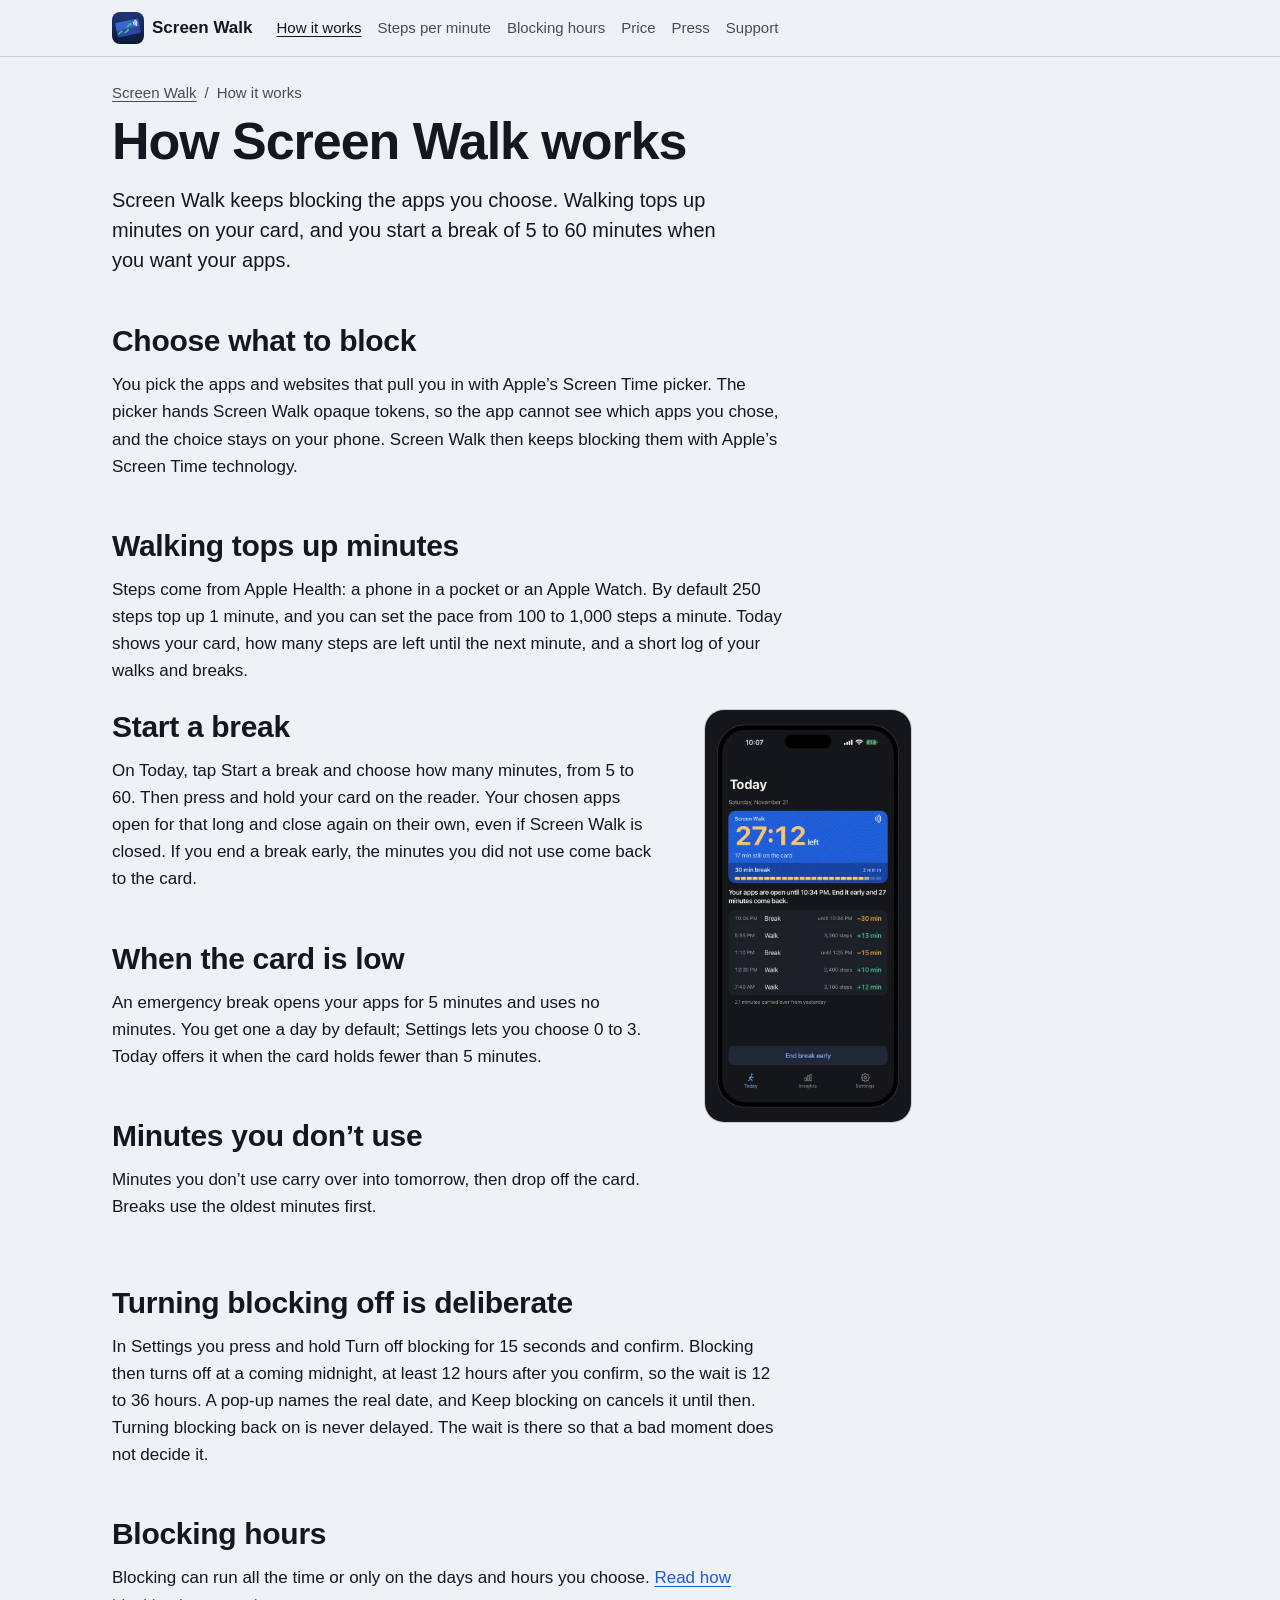
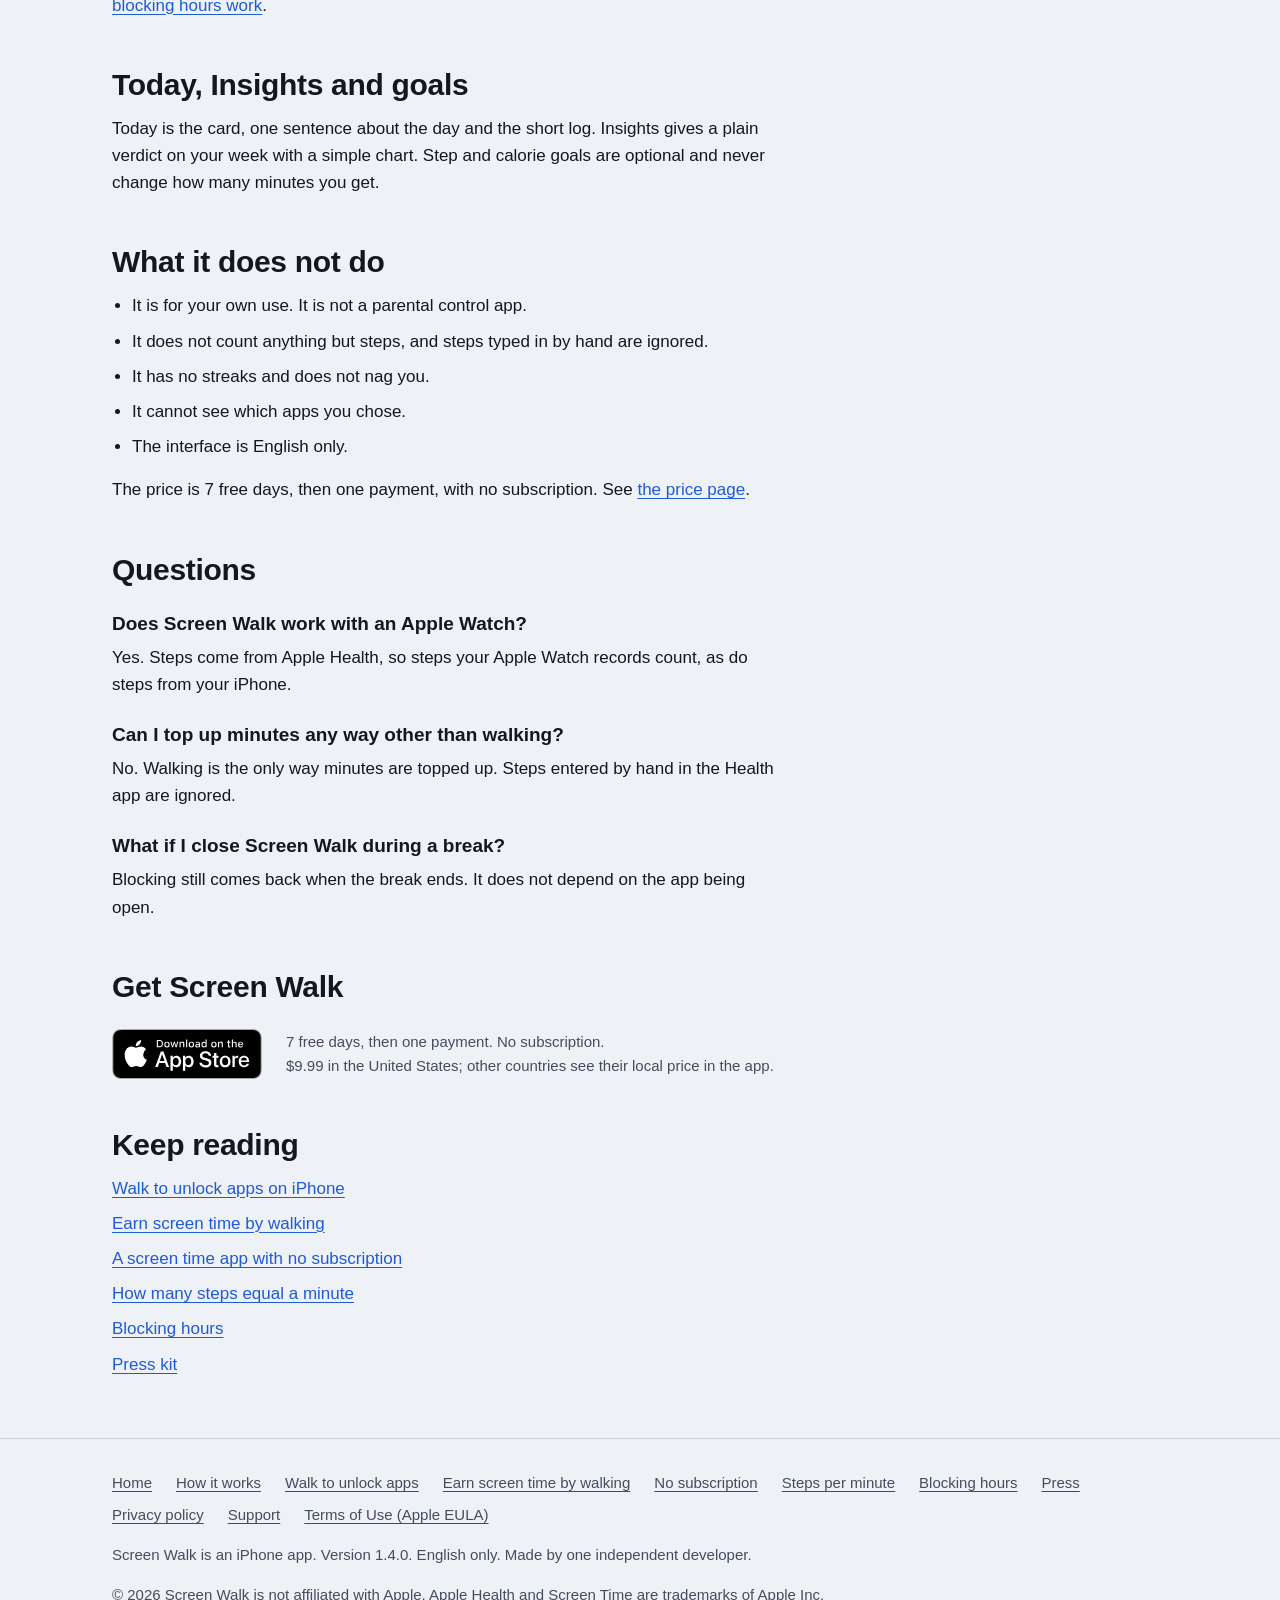
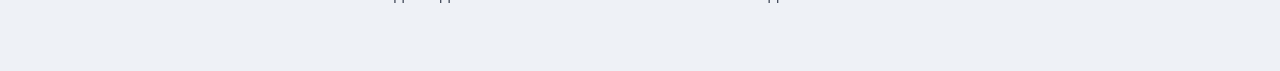
<file: how-it-works/index.html>
<!doctype html>
<html lang="en">
<head>
<meta charset="utf-8">
<meta name="viewport" content="width=device-width, initial-scale=1">
<title>How Screen Walk Works: Steps, Minutes and Breaks</title>
<meta name="description" content="Walk to top up minutes on your fare card, start a break of 5 to 60 minutes, and blocking returns by itself. See each step, with the 250-step default.">
<link rel="canonical" href="https://screen-walk.github.io/how-it-works/">
<meta name="theme-color" content="#14161B" media="(prefers-color-scheme: dark)">
<meta name="theme-color" content="#EEF1F6" media="(prefers-color-scheme: light)">
<meta name="apple-itunes-app" content="app-id=6809172291">
<link rel="icon" type="image/png" sizes="32x32" href="/favicon-32.png">
<link rel="apple-touch-icon" sizes="180x180" href="/apple-touch-icon.png">
<meta property="og:type" content="website">
<meta property="og:site_name" content="Screen Walk">
<meta property="og:title" content="How Screen Walk Works: Steps, Minutes and Breaks">
<meta property="og:description" content="Walk to top up minutes on your fare card, start a break of 5 to 60 minutes, and blocking returns by itself. See each step, with the 250-step default.">
<meta property="og:url" content="https://screen-walk.github.io/how-it-works/">
<meta property="og:image" content="https://screen-walk.github.io/media/og.png">
<meta property="og:image:width" content="1200">
<meta property="og:image:height" content="630">
<meta property="og:image:alt" content="Screen Walk: walk to top up your screen time on iPhone">
<meta name="twitter:card" content="summary_large_image">
<meta name="twitter:title" content="How Screen Walk Works: Steps, Minutes and Breaks">
<meta name="twitter:description" content="Walk to top up minutes on your fare card, start a break of 5 to 60 minutes, and blocking returns by itself. See each step, with the 250-step default.">
<meta name="twitter:image" content="https://screen-walk.github.io/media/og.png">
<link rel="stylesheet" href="/assets/site.css">
<script type="application/ld+json">{"@context":"https://schema.org","@type":"BreadcrumbList","itemListElement":[{"@type":"ListItem","position":1,"name":"Screen Walk","item":"https://screen-walk.github.io/"},{"@type":"ListItem","position":2,"name":"How it works","item":"https://screen-walk.github.io/how-it-works/"}]}</script>
<script type="application/ld+json">{"@context":"https://schema.org","@type":"FAQPage","mainEntity":[{"@type":"Question","name":"Does Screen Walk work with an Apple Watch?","acceptedAnswer":{"@type":"Answer","text":"Yes. Steps come from Apple Health, so steps your Apple Watch records count, as do steps from your iPhone."}},{"@type":"Question","name":"Can I top up minutes any way other than walking?","acceptedAnswer":{"@type":"Answer","text":"No. Walking is the only way minutes are topped up. Steps entered by hand in the Health app are ignored."}},{"@type":"Question","name":"What if I close Screen Walk during a break?","acceptedAnswer":{"@type":"Answer","text":"Blocking still comes back when the break ends. It does not depend on the app being open."}}]}</script>
</head>
<body>
<a class="skip" href="#main">Skip to content</a>
<header class="site"><div class="wrap">
<a class="brand" href="/"><img src="/media/icon-128.webp" width="32" height="32" alt="" ><span>Screen Walk</span></a>
<nav class="main" aria-label="Main"><ul><li><a href="/how-it-works/" aria-current="page">How it works</a></li><li><a href="/steps-per-minute/">Steps per minute</a></li><li><a href="/blocking-hours/">Blocking hours</a></li><li><a href="/screen-time-app-no-subscription/">Price</a></li><li><a href="/press/">Press</a></li><li><a href="/#support">Support</a></li></ul></nav>
</div></header>
<main id="main"><div class="wrap">
<nav class="crumbs" aria-label="Breadcrumb"><ol><li><a href="/">Screen Walk</a></li><li aria-current="page">How it works</li></ol></nav>
<article>
<h1>How Screen Walk works</h1>
<p class="lead">Screen Walk keeps blocking the apps you choose. Walking tops up minutes on your card, and you start a break of 5 to 60 minutes when you want your apps.</p>
<div class="prose">
<h2>Choose what to block</h2>
<p>You pick the apps and websites that pull you in with Apple’s Screen Time picker. The picker hands Screen Walk opaque tokens, so the app cannot see which apps you chose, and the choice stays on your phone. Screen Walk then keeps blocking them with Apple’s Screen Time technology.</p>
<h2>Walking tops up minutes</h2>
<p>Steps come from Apple Health: a phone in a pocket or an Apple Watch. By default 250 steps top up 1 minute, and you can set the pace from 100 to 1,000 steps a minute. Today shows your card, how many steps are left until the next minute, and a short log of your walks and breaks.</p>
</div>
<div class="split">
<div class="prose">
<h2>Start a break</h2>
<p>On Today, tap Start a break and choose how many minutes, from 5 to 60. Then press and hold your card on the reader. Your chosen apps open for that long and close again on their own, even if Screen Walk is closed. If you end a break early, the minutes you did not use come back to the card.</p>
<h2>When the card is low</h2>
<p>An emergency break opens your apps for 5 minutes and uses no minutes. You get one a day by default; Settings lets you choose 0 to 3. Today offers it when the card holds fewer than 5 minutes.</p>
<h2>Minutes you don’t use</h2>
<p>Minutes you don’t use carry over into tomorrow, then drop off the card. Breaks use the oldest minutes first.</p>
</div>
<img src="/media/break-running.webp" width="600" height="1200" alt="A break running on Today: the card counts down 27:12 left, the log lists the break, and an End break early button sits at the bottom." loading="lazy" decoding="async">
</div>
<div class="prose">
<h2>Turning blocking off is deliberate</h2>
<p>In Settings you press and hold Turn off blocking for 15 seconds and confirm. Blocking then turns off at a coming midnight, at least 12 hours after you confirm, so the wait is 12 to 36 hours. A pop-up names the real date, and Keep blocking on cancels it until then. Turning blocking back on is never delayed. The wait is there so that a bad moment does not decide it.</p>
<h2>Blocking hours</h2>
<p>Blocking can run all the time or only on the days and hours you choose. <a href="/blocking-hours/">Read how blocking hours work</a>.</p>
<h2>Today, Insights and goals</h2>
<p>Today is the card, one sentence about the day and the short log. Insights gives a plain verdict on your week with a simple chart. Step and calorie goals are optional and never change how many minutes you get.</p>
<h2>What it does not do</h2>
<ul class="plain">
<li>It is for your own use. It is not a parental control app.</li>
<li>It does not count anything but steps, and steps typed in by hand are ignored.</li>
<li>It has no streaks and does not nag you.</li>
<li>It cannot see which apps you chose.</li>
<li>The interface is English only.</li>
</ul>
<p>The price is 7 free days, then one payment, with no subscription. See <a href="/screen-time-app-no-subscription/">the price page</a>.</p>
</div>
<section class="faq prose" aria-labelledby="faq"><h2 id="faq">Questions</h2>
<h3>Does Screen Walk work with an Apple Watch?</h3>
<p>Yes. Steps come from Apple Health, so steps your Apple Watch records count, as do steps from your iPhone.</p>
<h3>Can I top up minutes any way other than walking?</h3>
<p>No. Walking is the only way minutes are topped up. Steps entered by hand in the Health app are ignored.</p>
<h3>What if I close Screen Walk during a break?</h3>
<p>Blocking still comes back when the break ends. It does not depend on the app being open.</p></section>
<section aria-labelledby="get">
<h2 id="get">Get Screen Walk</h2>
<div class="cta"><a href="https://apps.apple.com/app/id6809172291"><img src="/media/app-store-badge.svg" width="150" height="50" alt="Download on the App Store"></a><p class="note">7 free days, then one payment. No subscription.<br>$9.99 in the United States; other countries see their local price in the app.</p></div>
</section>
<section aria-labelledby="more"><h2 id="more">Keep reading</h2><ul class="related"><li><a href="/walk-to-unlock-apps/">Walk to unlock apps on iPhone</a></li><li><a href="/earn-screen-time-by-walking/">Earn screen time by walking</a></li><li><a href="/screen-time-app-no-subscription/">A screen time app with no subscription</a></li><li><a href="/steps-per-minute/">How many steps equal a minute</a></li><li><a href="/blocking-hours/">Blocking hours</a></li><li><a href="/press/">Press kit</a></li></ul></section>
</article>
</div></main>
<footer class="site"><div class="wrap">
<ul><li><a href="/">Home</a></li><li><a href="/how-it-works/">How it works</a></li><li><a href="/walk-to-unlock-apps/">Walk to unlock apps</a></li><li><a href="/earn-screen-time-by-walking/">Earn screen time by walking</a></li><li><a href="/screen-time-app-no-subscription/">No subscription</a></li><li><a href="/steps-per-minute/">Steps per minute</a></li><li><a href="/blocking-hours/">Blocking hours</a></li><li><a href="/press/">Press</a></li><li><a href="/#privacy">Privacy policy</a></li><li><a href="/#support">Support</a></li><li><a href="https://www.apple.com/legal/internet-services/itunes/dev/stdeula/">Terms of Use (Apple EULA)</a></li></ul>
<p>Screen Walk is an iPhone app. Version 1.4.0. English only. Made by one independent developer.</p>
<p>© 2026 Screen Walk is not affiliated with Apple. Apple Health and Screen Time are trademarks of Apple Inc.</p>
</div></footer>
</body>
</html>
</file>
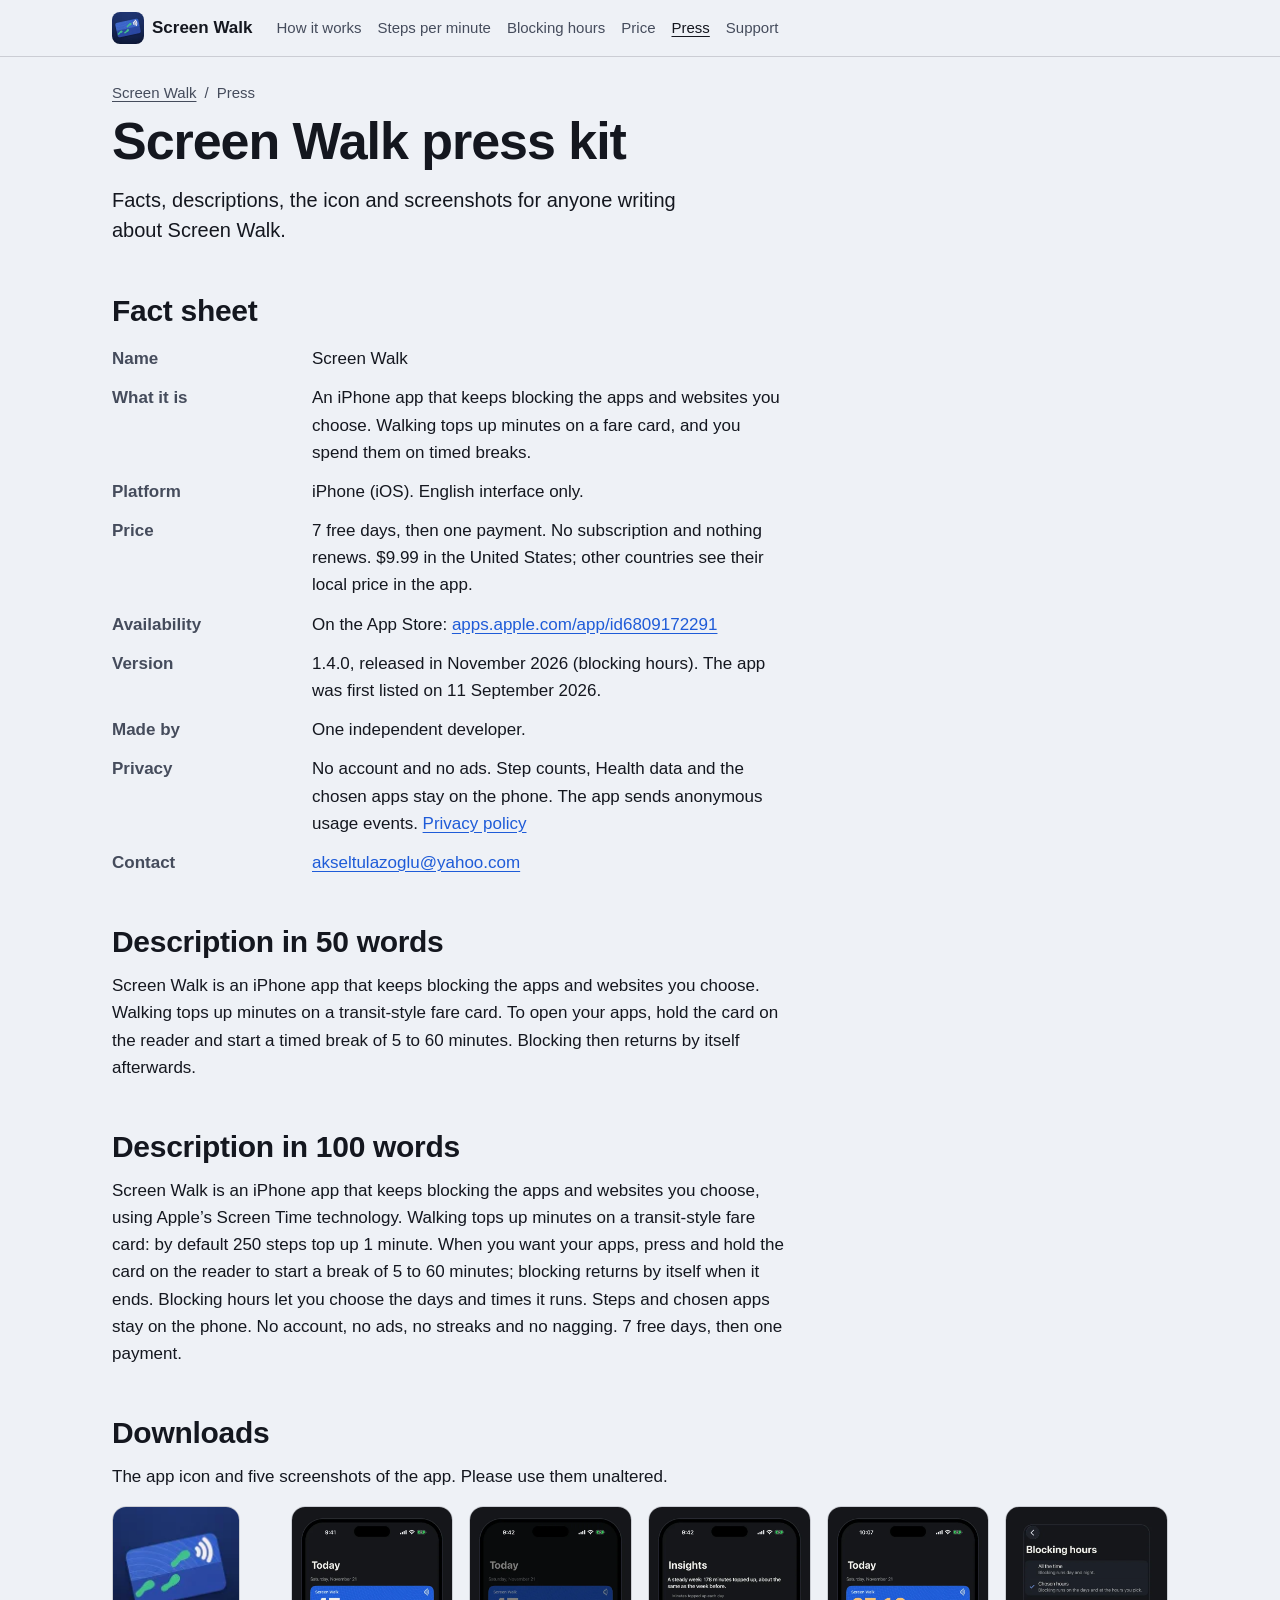
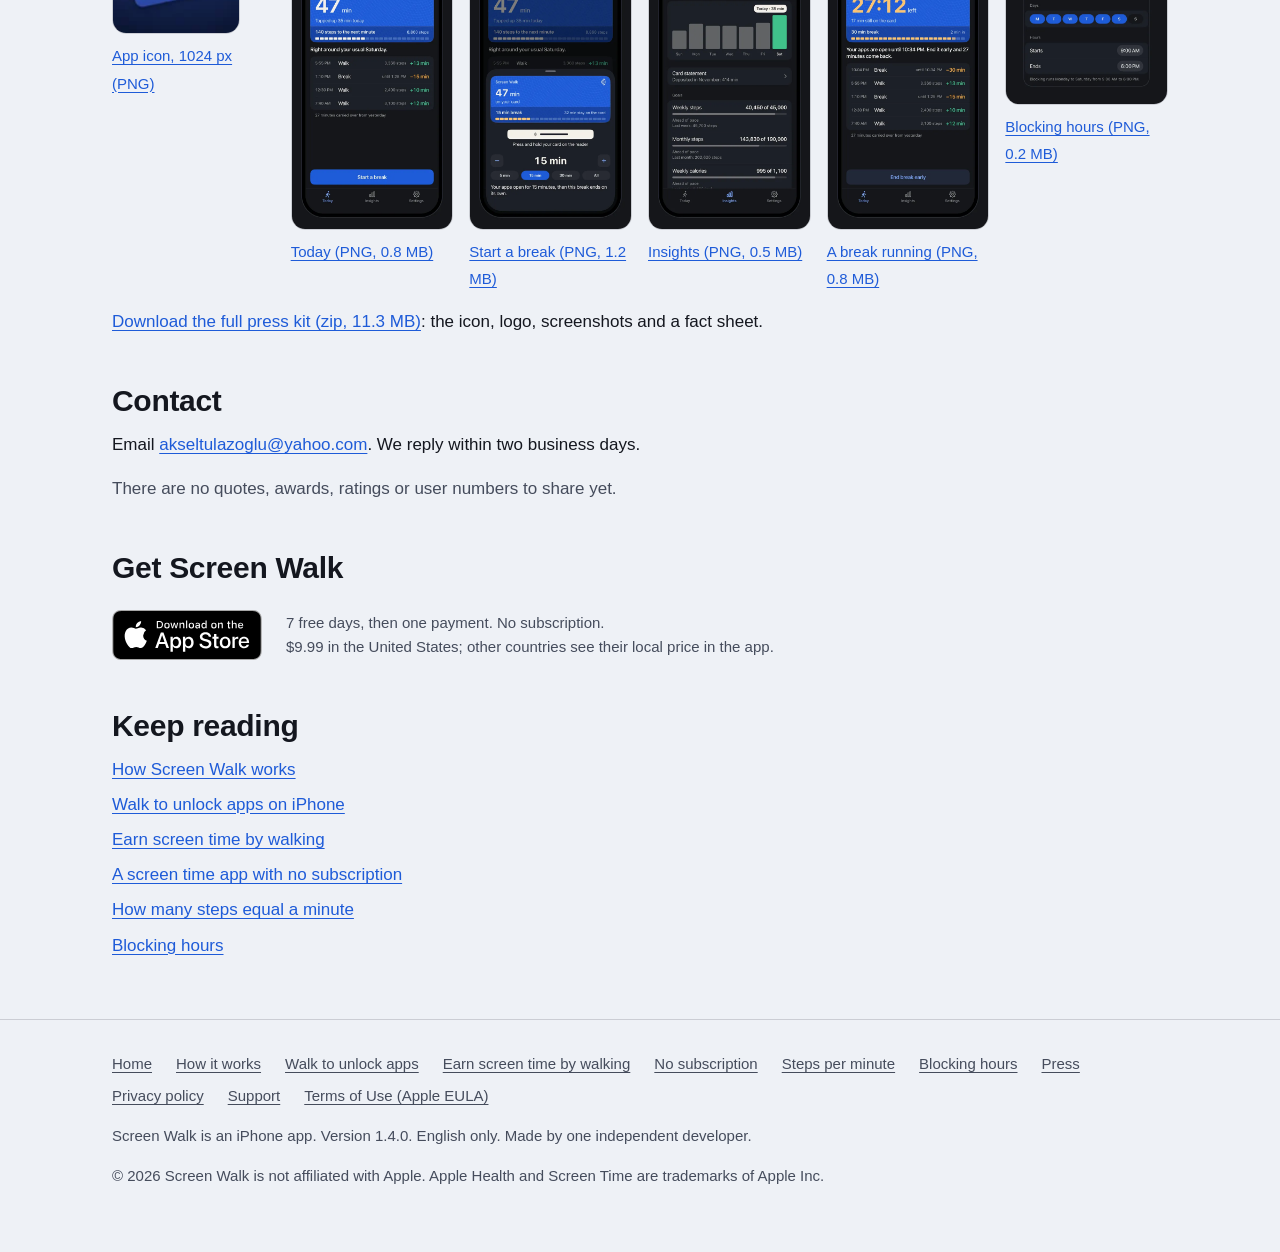
<file: press/index.html>
<!doctype html>
<html lang="en">
<head>
<meta charset="utf-8">
<meta name="viewport" content="width=device-width, initial-scale=1">
<title>Screen Walk Press Kit: Facts, Screenshots, Contact</title>
<meta name="description" content="Facts, screenshots, icon and a short description of Screen Walk, an iPhone app that turns walking into screen time. Free for 7 days, then one payment.">
<link rel="canonical" href="https://screen-walk.github.io/press/">
<meta name="theme-color" content="#14161B" media="(prefers-color-scheme: dark)">
<meta name="theme-color" content="#EEF1F6" media="(prefers-color-scheme: light)">
<meta name="apple-itunes-app" content="app-id=6809172291">
<link rel="icon" type="image/png" sizes="32x32" href="/favicon-32.png">
<link rel="apple-touch-icon" sizes="180x180" href="/apple-touch-icon.png">
<meta property="og:type" content="website">
<meta property="og:site_name" content="Screen Walk">
<meta property="og:title" content="Screen Walk Press Kit: Facts, Screenshots, Contact">
<meta property="og:description" content="Facts, screenshots, icon and a short description of Screen Walk, an iPhone app that turns walking into screen time. Free for 7 days, then one payment.">
<meta property="og:url" content="https://screen-walk.github.io/press/">
<meta property="og:image" content="https://screen-walk.github.io/media/og.png">
<meta property="og:image:width" content="1200">
<meta property="og:image:height" content="630">
<meta property="og:image:alt" content="Screen Walk: walk to top up your screen time on iPhone">
<meta name="twitter:card" content="summary_large_image">
<meta name="twitter:title" content="Screen Walk Press Kit: Facts, Screenshots, Contact">
<meta name="twitter:description" content="Facts, screenshots, icon and a short description of Screen Walk, an iPhone app that turns walking into screen time. Free for 7 days, then one payment.">
<meta name="twitter:image" content="https://screen-walk.github.io/media/og.png">
<link rel="stylesheet" href="/assets/site.css">
<script type="application/ld+json">{"@context":"https://schema.org","@type":"BreadcrumbList","itemListElement":[{"@type":"ListItem","position":1,"name":"Screen Walk","item":"https://screen-walk.github.io/"},{"@type":"ListItem","position":2,"name":"Press","item":"https://screen-walk.github.io/press/"}]}</script>
</head>
<body>
<a class="skip" href="#main">Skip to content</a>
<header class="site"><div class="wrap">
<a class="brand" href="/"><img src="/media/icon-128.webp" width="32" height="32" alt="" ><span>Screen Walk</span></a>
<nav class="main" aria-label="Main"><ul><li><a href="/how-it-works/">How it works</a></li><li><a href="/steps-per-minute/">Steps per minute</a></li><li><a href="/blocking-hours/">Blocking hours</a></li><li><a href="/screen-time-app-no-subscription/">Price</a></li><li><a href="/press/" aria-current="page">Press</a></li><li><a href="/#support">Support</a></li></ul></nav>
</div></header>
<main id="main"><div class="wrap">
<nav class="crumbs" aria-label="Breadcrumb"><ol><li><a href="/">Screen Walk</a></li><li aria-current="page">Press</li></ol></nav>
<article>
<h1>Screen Walk press kit</h1>
<p class="lead">Facts, descriptions, the icon and screenshots for anyone writing about Screen Walk.</p>
<div class="prose">
<h2>Fact sheet</h2>
<dl class="facts">
<dt>Name</dt><dd>Screen Walk</dd>
<dt>What it is</dt><dd>An iPhone app that keeps blocking the apps and websites you choose. Walking tops up minutes on a fare card, and you spend them on timed breaks.</dd>
<dt>Platform</dt><dd>iPhone (iOS). English interface only.</dd>
<dt>Price</dt><dd>7 free days, then one payment. No subscription and nothing renews. $9.99 in the United States; other countries see their local price in the app.</dd>
<dt>Availability</dt><dd>On the App Store: <a href="https://apps.apple.com/app/id6809172291">apps.apple.com/app/id6809172291</a></dd>
<dt>Version</dt><dd>1.4.0, released in November 2026 (blocking hours). The app was first listed on 11 September 2026.</dd>
<dt>Made by</dt><dd>One independent developer.</dd>
<dt>Privacy</dt><dd>No account and no ads. Step counts, Health data and the chosen apps stay on the phone. The app sends anonymous usage events. <a href="/#privacy">Privacy policy</a></dd>
<dt>Contact</dt><dd><a href="mailto:akseltulazoglu@yahoo.com">akseltulazoglu@yahoo.com</a></dd>
</dl>
<h2>Description in 50 words</h2>
<p id="d50">Screen Walk is an iPhone app that keeps blocking the apps and websites you choose. Walking tops up minutes on a transit-style fare card. To open your apps, hold the card on the reader and start a timed break of 5 to 60 minutes. Blocking then returns by itself afterwards.</p>
<h2>Description in 100 words</h2>
<p id="d100">Screen Walk is an iPhone app that keeps blocking the apps and websites you choose, using Apple’s Screen Time technology. Walking tops up minutes on a transit-style fare card: by default 250 steps top up 1 minute. When you want your apps, press and hold the card on the reader to start a break of 5 to 60 minutes; blocking returns by itself when it ends. Blocking hours let you choose the days and times it runs. Steps and chosen apps stay on the phone. No account, no ads, no streaks and no nagging. 7 free days, then one payment.</p>
<h2>Downloads</h2>
<p>The app icon and five screenshots of the app. Please use them unaltered.</p>
</div>
<ul class="downloads">
<li><a href="/media/press/screen-walk-icon-1024.png" download><img src="/media/icon-128.webp" width="128" height="128" alt="Screen Walk app icon" loading="lazy" decoding="async"></a><a href="/media/press/screen-walk-icon-1024.png" download>App icon, 1024 px (PNG)</a></li>
<li><a href="/media/press/screen-walk-today-demo.png" download><img src="/media/today-demo.webp" width="600" height="1200" alt="The Today screen: a blue fare card showing 47 minutes, a short log of walks and a break, and a Start a break button." loading="lazy" decoding="async"></a><a href="/media/press/screen-walk-today-demo.png" download>Today (PNG, 0.8 MB)</a></li><li><a href="/media/press/screen-walk-spend-sheet.png" download><img src="/media/spend-sheet.webp" width="600" height="1200" alt="The Start a break sheet: the card above a reader, with break lengths of 5, 15, 30 minutes and All." loading="lazy" decoding="async"></a><a href="/media/press/screen-walk-spend-sheet.png" download>Start a break (PNG, 1.2 MB)</a></li><li><a href="/media/press/screen-walk-insights-top.png" download><img src="/media/insights-top.webp" width="600" height="1200" alt="The Insights screen: a sentence about the week, grey bars of minutes topped up each day and weekly goals." loading="lazy" decoding="async"></a><a href="/media/press/screen-walk-insights-top.png" download>Insights (PNG, 0.5 MB)</a></li><li><a href="/media/press/screen-walk-break-running.png" download><img src="/media/break-running.webp" width="600" height="1200" alt="A break running on Today: the card counts down 27:12 left, with an End break early button." loading="lazy" decoding="async"></a><a href="/media/press/screen-walk-break-running.png" download>A break running (PNG, 0.8 MB)</a></li><li><a href="/media/press/screen-walk-hours-chosen.png" download><img src="/media/hours-chosen.webp" width="600" height="734" alt="The Blocking hours screen with Chosen hours, Monday to Saturday, 9:00 AM to 6:00 PM." loading="lazy" decoding="async"></a><a href="/media/press/screen-walk-hours-chosen.png" download>Blocking hours (PNG, 0.2 MB)</a></li>
</ul>
<div class="prose">
<p><a href="/media/screen-walk-press-kit.zip" download>Download the full press kit (zip, 11.3 MB)</a>: the icon, logo, screenshots and a fact sheet.</p>
<h2>Contact</h2>
<p>Email <a href="mailto:akseltulazoglu@yahoo.com">akseltulazoglu@yahoo.com</a>. We reply within two business days.</p>
<p class="muted">There are no quotes, awards, ratings or user numbers to share yet.</p>
</div>
<section aria-labelledby="get">
<h2 id="get">Get Screen Walk</h2>
<div class="cta"><a href="https://apps.apple.com/app/id6809172291"><img src="/media/app-store-badge.svg" width="150" height="50" alt="Download on the App Store"></a><p class="note">7 free days, then one payment. No subscription.<br>$9.99 in the United States; other countries see their local price in the app.</p></div>
</section>
<section aria-labelledby="more"><h2 id="more">Keep reading</h2><ul class="related"><li><a href="/how-it-works/">How Screen Walk works</a></li><li><a href="/walk-to-unlock-apps/">Walk to unlock apps on iPhone</a></li><li><a href="/earn-screen-time-by-walking/">Earn screen time by walking</a></li><li><a href="/screen-time-app-no-subscription/">A screen time app with no subscription</a></li><li><a href="/steps-per-minute/">How many steps equal a minute</a></li><li><a href="/blocking-hours/">Blocking hours</a></li></ul></section>
</article>
</div></main>
<footer class="site"><div class="wrap">
<ul><li><a href="/">Home</a></li><li><a href="/how-it-works/">How it works</a></li><li><a href="/walk-to-unlock-apps/">Walk to unlock apps</a></li><li><a href="/earn-screen-time-by-walking/">Earn screen time by walking</a></li><li><a href="/screen-time-app-no-subscription/">No subscription</a></li><li><a href="/steps-per-minute/">Steps per minute</a></li><li><a href="/blocking-hours/">Blocking hours</a></li><li><a href="/press/">Press</a></li><li><a href="/#privacy">Privacy policy</a></li><li><a href="/#support">Support</a></li><li><a href="https://www.apple.com/legal/internet-services/itunes/dev/stdeula/">Terms of Use (Apple EULA)</a></li></ul>
<p>Screen Walk is an iPhone app. Version 1.4.0. English only. Made by one independent developer.</p>
<p>© 2026 Screen Walk is not affiliated with Apple. Apple Health and Screen Time are trademarks of Apple Inc.</p>
</div></footer>
</body>
</html>
</file>
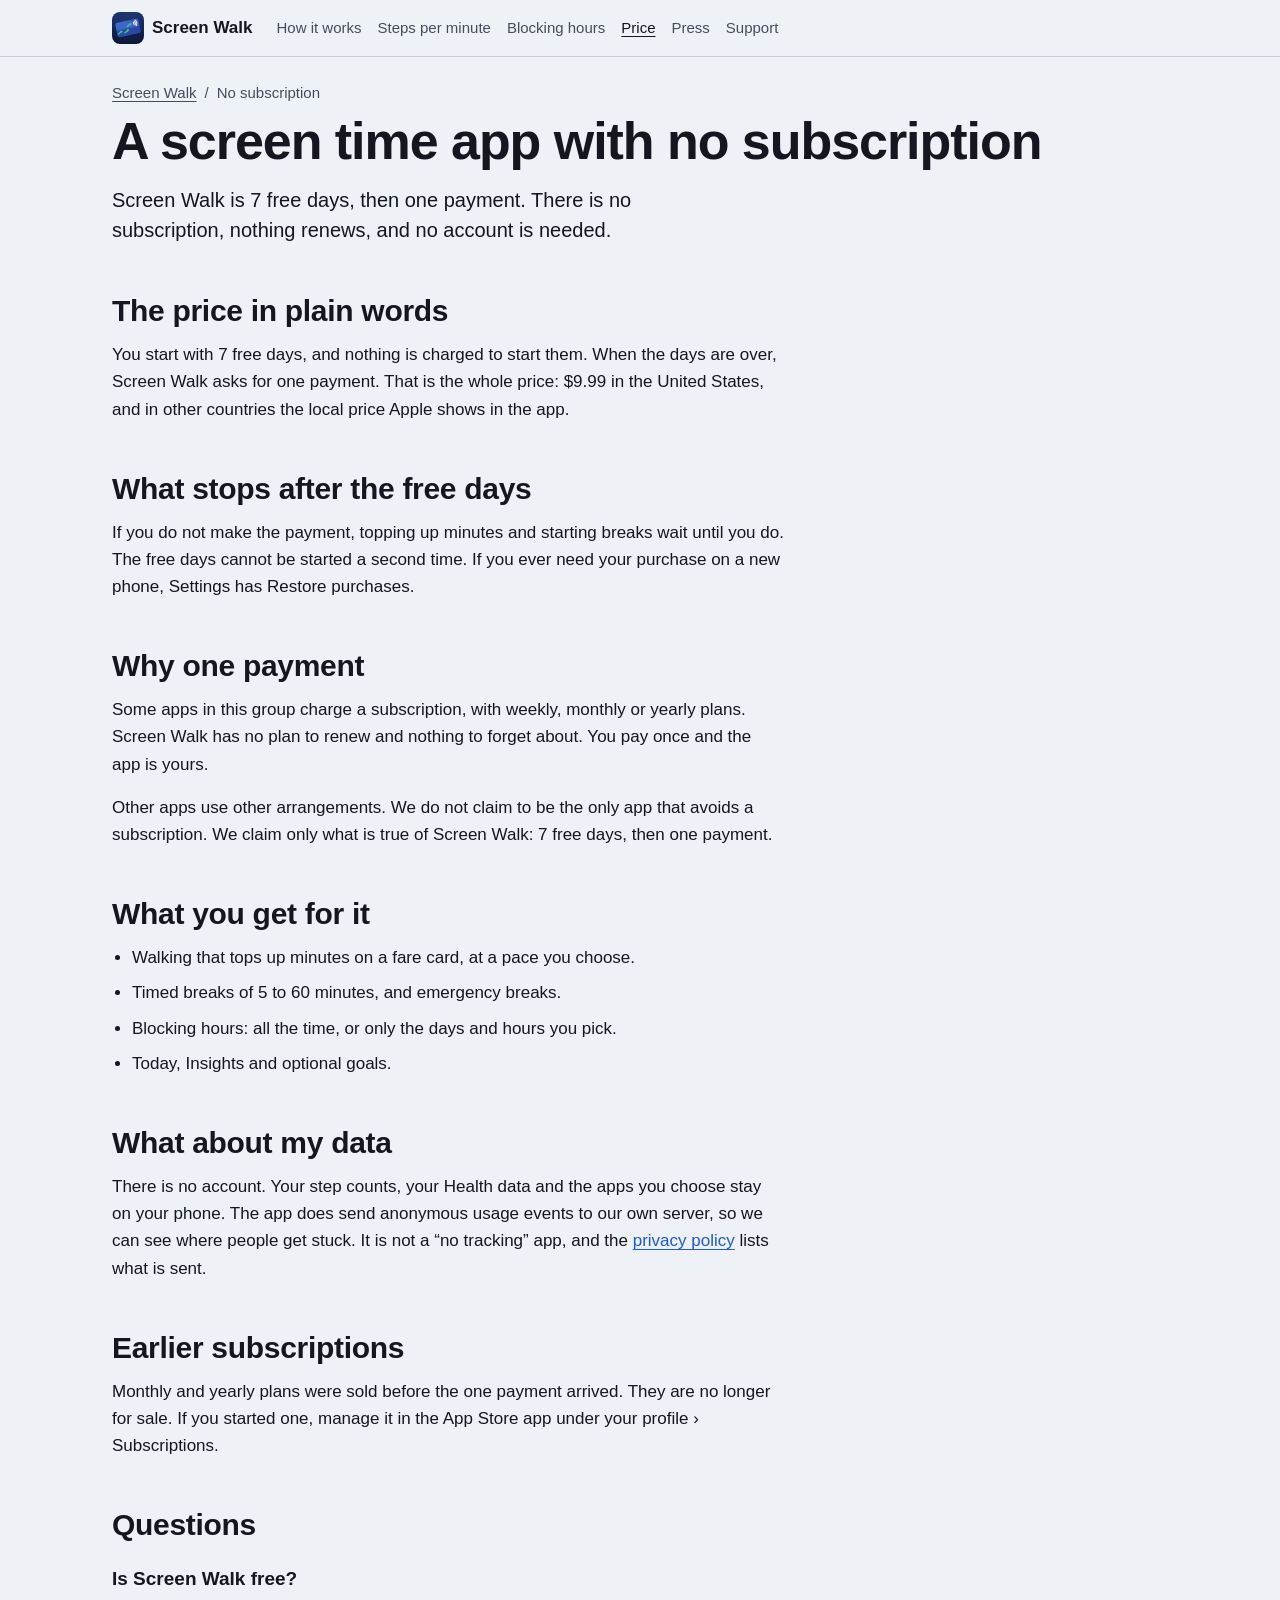
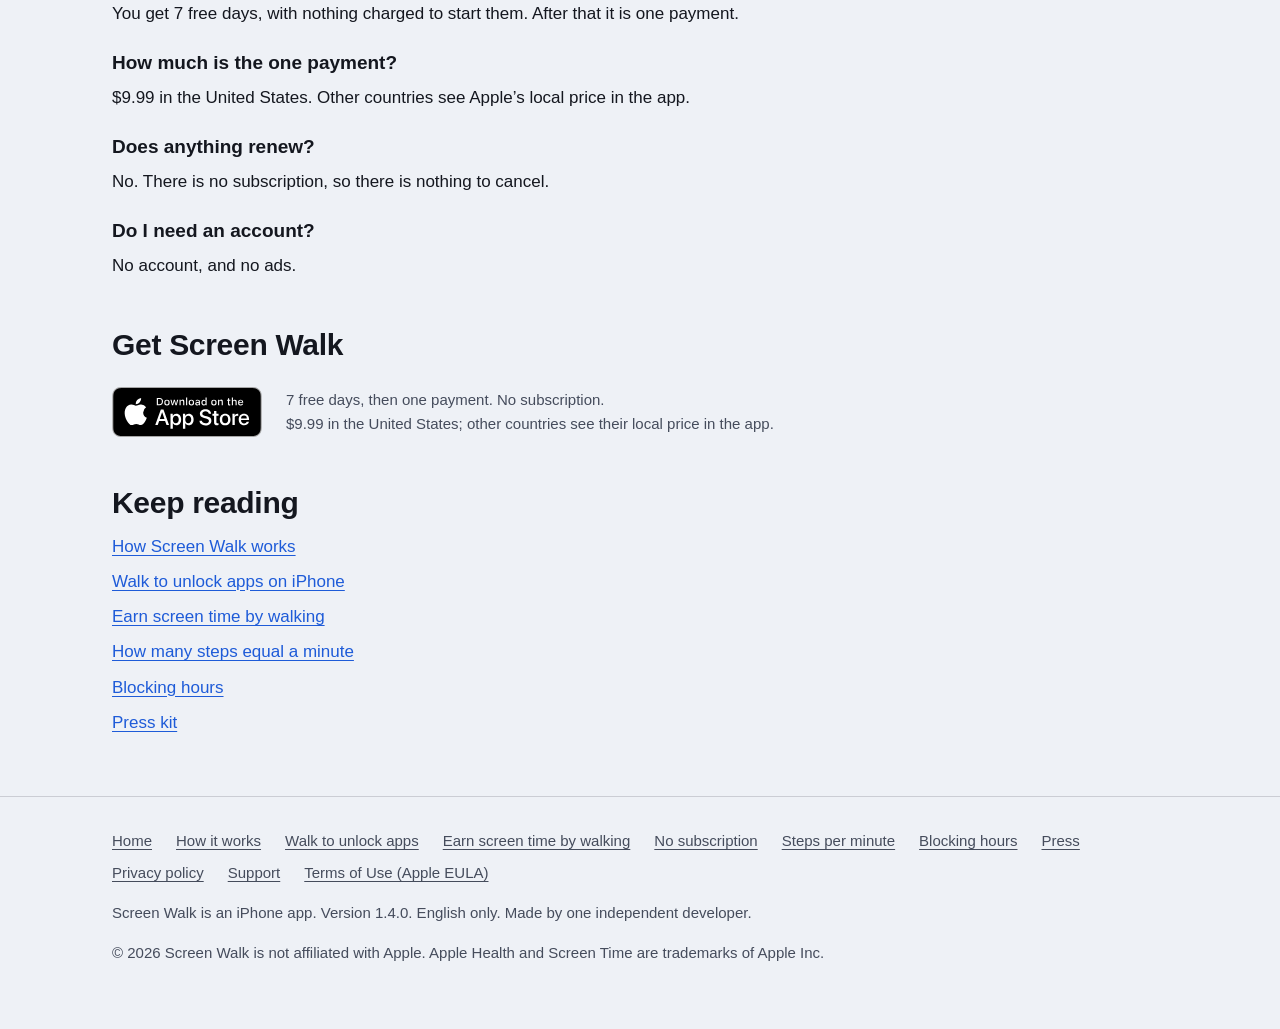
<file: screen-time-app-no-subscription/index.html>
<!doctype html>
<html lang="en">
<head>
<meta charset="utf-8">
<meta name="viewport" content="width=device-width, initial-scale=1">
<title>Screen Time App With No Subscription: Screen Walk</title>
<meta name="description" content="Screen Walk costs one payment after 7 free days. No subscription, no renewal, no account. US price $9.99; other countries see their local price in the app.">
<link rel="canonical" href="https://screen-walk.github.io/screen-time-app-no-subscription/">
<meta name="theme-color" content="#14161B" media="(prefers-color-scheme: dark)">
<meta name="theme-color" content="#EEF1F6" media="(prefers-color-scheme: light)">
<meta name="apple-itunes-app" content="app-id=6809172291">
<link rel="icon" type="image/png" sizes="32x32" href="/favicon-32.png">
<link rel="apple-touch-icon" sizes="180x180" href="/apple-touch-icon.png">
<meta property="og:type" content="website">
<meta property="og:site_name" content="Screen Walk">
<meta property="og:title" content="Screen Time App With No Subscription: Screen Walk">
<meta property="og:description" content="Screen Walk costs one payment after 7 free days. No subscription, no renewal, no account. US price $9.99; other countries see their local price in the app.">
<meta property="og:url" content="https://screen-walk.github.io/screen-time-app-no-subscription/">
<meta property="og:image" content="https://screen-walk.github.io/media/og.png">
<meta property="og:image:width" content="1200">
<meta property="og:image:height" content="630">
<meta property="og:image:alt" content="Screen Walk: walk to top up your screen time on iPhone">
<meta name="twitter:card" content="summary_large_image">
<meta name="twitter:title" content="Screen Time App With No Subscription: Screen Walk">
<meta name="twitter:description" content="Screen Walk costs one payment after 7 free days. No subscription, no renewal, no account. US price $9.99; other countries see their local price in the app.">
<meta name="twitter:image" content="https://screen-walk.github.io/media/og.png">
<link rel="stylesheet" href="/assets/site.css">
<script type="application/ld+json">{"@context":"https://schema.org","@type":"BreadcrumbList","itemListElement":[{"@type":"ListItem","position":1,"name":"Screen Walk","item":"https://screen-walk.github.io/"},{"@type":"ListItem","position":2,"name":"No subscription","item":"https://screen-walk.github.io/screen-time-app-no-subscription/"}]}</script>
<script type="application/ld+json">{"@context":"https://schema.org","@type":"FAQPage","mainEntity":[{"@type":"Question","name":"Is Screen Walk free?","acceptedAnswer":{"@type":"Answer","text":"You get 7 free days, with nothing charged to start them. After that it is one payment."}},{"@type":"Question","name":"How much is the one payment?","acceptedAnswer":{"@type":"Answer","text":"$9.99 in the United States. Other countries see Apple’s local price in the app."}},{"@type":"Question","name":"Does anything renew?","acceptedAnswer":{"@type":"Answer","text":"No. There is no subscription, so there is nothing to cancel."}},{"@type":"Question","name":"Do I need an account?","acceptedAnswer":{"@type":"Answer","text":"No account, and no ads."}}]}</script>
</head>
<body>
<a class="skip" href="#main">Skip to content</a>
<header class="site"><div class="wrap">
<a class="brand" href="/"><img src="/media/icon-128.webp" width="32" height="32" alt="" ><span>Screen Walk</span></a>
<nav class="main" aria-label="Main"><ul><li><a href="/how-it-works/">How it works</a></li><li><a href="/steps-per-minute/">Steps per minute</a></li><li><a href="/blocking-hours/">Blocking hours</a></li><li><a href="/screen-time-app-no-subscription/" aria-current="page">Price</a></li><li><a href="/press/">Press</a></li><li><a href="/#support">Support</a></li></ul></nav>
</div></header>
<main id="main"><div class="wrap">
<nav class="crumbs" aria-label="Breadcrumb"><ol><li><a href="/">Screen Walk</a></li><li aria-current="page">No subscription</li></ol></nav>
<article>
<h1>A screen time app with no subscription</h1>
<p class="lead">Screen Walk is 7 free days, then one payment. There is no subscription, nothing renews, and no account is needed.</p>
<div class="prose">
<h2>The price in plain words</h2>
<p>You start with 7 free days, and nothing is charged to start them. When the days are over, Screen Walk asks for one payment. That is the whole price: $9.99 in the United States, and in other countries the local price Apple shows in the app.</p>
<h2>What stops after the free days</h2>
<p>If you do not make the payment, topping up minutes and starting breaks wait until you do. The free days cannot be started a second time. If you ever need your purchase on a new phone, Settings has Restore purchases.</p>
<h2>Why one payment</h2>
<p>Some apps in this group charge a subscription, with weekly, monthly or yearly plans. Screen Walk has no plan to renew and nothing to forget about. You pay once and the app is yours.</p>
<p>Other apps use other arrangements. We do not claim to be the only app that avoids a subscription. We claim only what is true of Screen Walk: 7 free days, then one payment.</p>
<h2>What you get for it</h2>
<ul class="plain">
<li>Walking that tops up minutes on a fare card, at a pace you choose.</li>
<li>Timed breaks of 5 to 60 minutes, and emergency breaks.</li>
<li>Blocking hours: all the time, or only the days and hours you pick.</li>
<li>Today, Insights and optional goals.</li>
</ul>
<h2>What about my data</h2>
<p>There is no account. Your step counts, your Health data and the apps you choose stay on your phone. The app does send anonymous usage events to our own server, so we can see where people get stuck. It is not a “no tracking” app, and the <a href="/#privacy">privacy policy</a> lists what is sent.</p>
<h2>Earlier subscriptions</h2>
<p>Monthly and yearly plans were sold before the one payment arrived. They are no longer for sale. If you started one, manage it in the App Store app under your profile › Subscriptions.</p>
</div>
<section class="faq prose" aria-labelledby="faq"><h2 id="faq">Questions</h2>
<h3>Is Screen Walk free?</h3>
<p>You get 7 free days, with nothing charged to start them. After that it is one payment.</p>
<h3>How much is the one payment?</h3>
<p>$9.99 in the United States. Other countries see Apple’s local price in the app.</p>
<h3>Does anything renew?</h3>
<p>No. There is no subscription, so there is nothing to cancel.</p>
<h3>Do I need an account?</h3>
<p>No account, and no ads.</p></section>
<section aria-labelledby="get">
<h2 id="get">Get Screen Walk</h2>
<div class="cta"><a href="https://apps.apple.com/app/id6809172291"><img src="/media/app-store-badge.svg" width="150" height="50" alt="Download on the App Store"></a><p class="note">7 free days, then one payment. No subscription.<br>$9.99 in the United States; other countries see their local price in the app.</p></div>
</section>
<section aria-labelledby="more"><h2 id="more">Keep reading</h2><ul class="related"><li><a href="/how-it-works/">How Screen Walk works</a></li><li><a href="/walk-to-unlock-apps/">Walk to unlock apps on iPhone</a></li><li><a href="/earn-screen-time-by-walking/">Earn screen time by walking</a></li><li><a href="/steps-per-minute/">How many steps equal a minute</a></li><li><a href="/blocking-hours/">Blocking hours</a></li><li><a href="/press/">Press kit</a></li></ul></section>
</article>
</div></main>
<footer class="site"><div class="wrap">
<ul><li><a href="/">Home</a></li><li><a href="/how-it-works/">How it works</a></li><li><a href="/walk-to-unlock-apps/">Walk to unlock apps</a></li><li><a href="/earn-screen-time-by-walking/">Earn screen time by walking</a></li><li><a href="/screen-time-app-no-subscription/">No subscription</a></li><li><a href="/steps-per-minute/">Steps per minute</a></li><li><a href="/blocking-hours/">Blocking hours</a></li><li><a href="/press/">Press</a></li><li><a href="/#privacy">Privacy policy</a></li><li><a href="/#support">Support</a></li><li><a href="https://www.apple.com/legal/internet-services/itunes/dev/stdeula/">Terms of Use (Apple EULA)</a></li></ul>
<p>Screen Walk is an iPhone app. Version 1.4.0. English only. Made by one independent developer.</p>
<p>© 2026 Screen Walk is not affiliated with Apple. Apple Health and Screen Time are trademarks of Apple Inc.</p>
</div></footer>
</body>
</html>
</file>
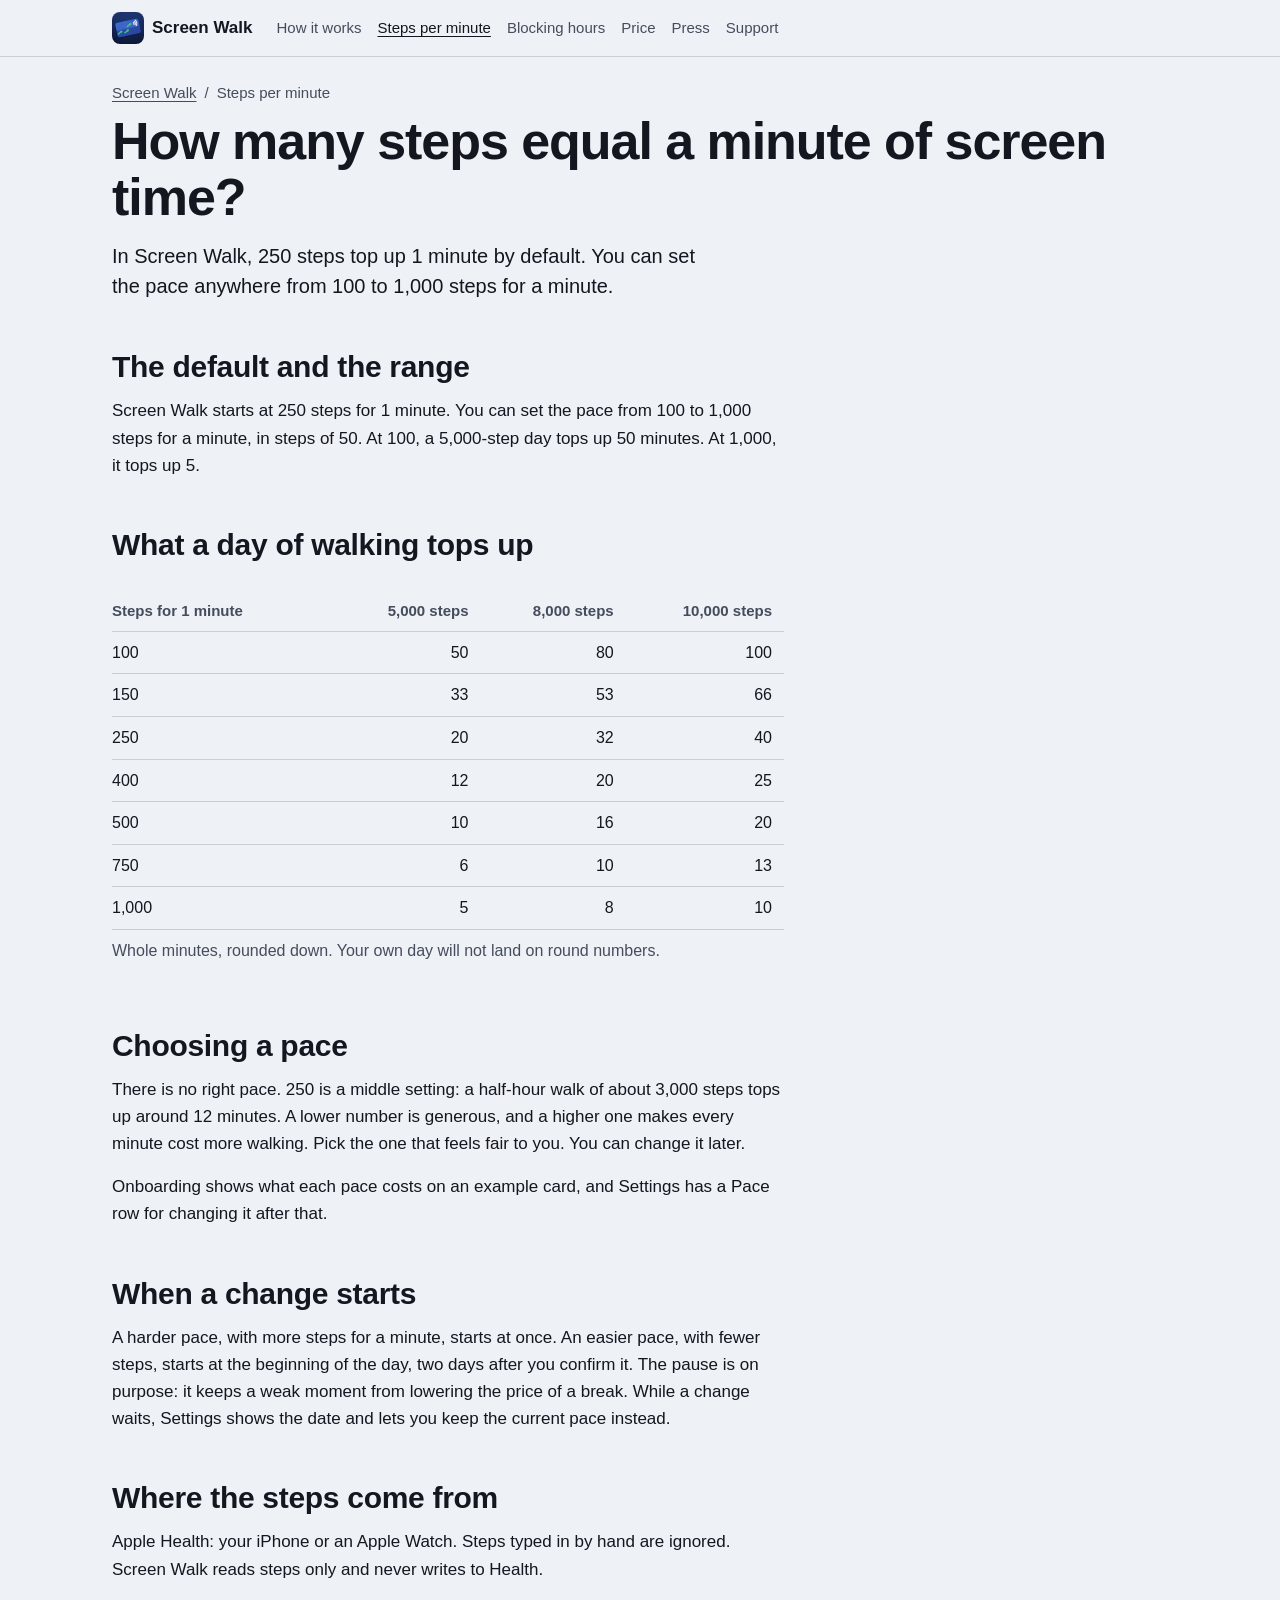
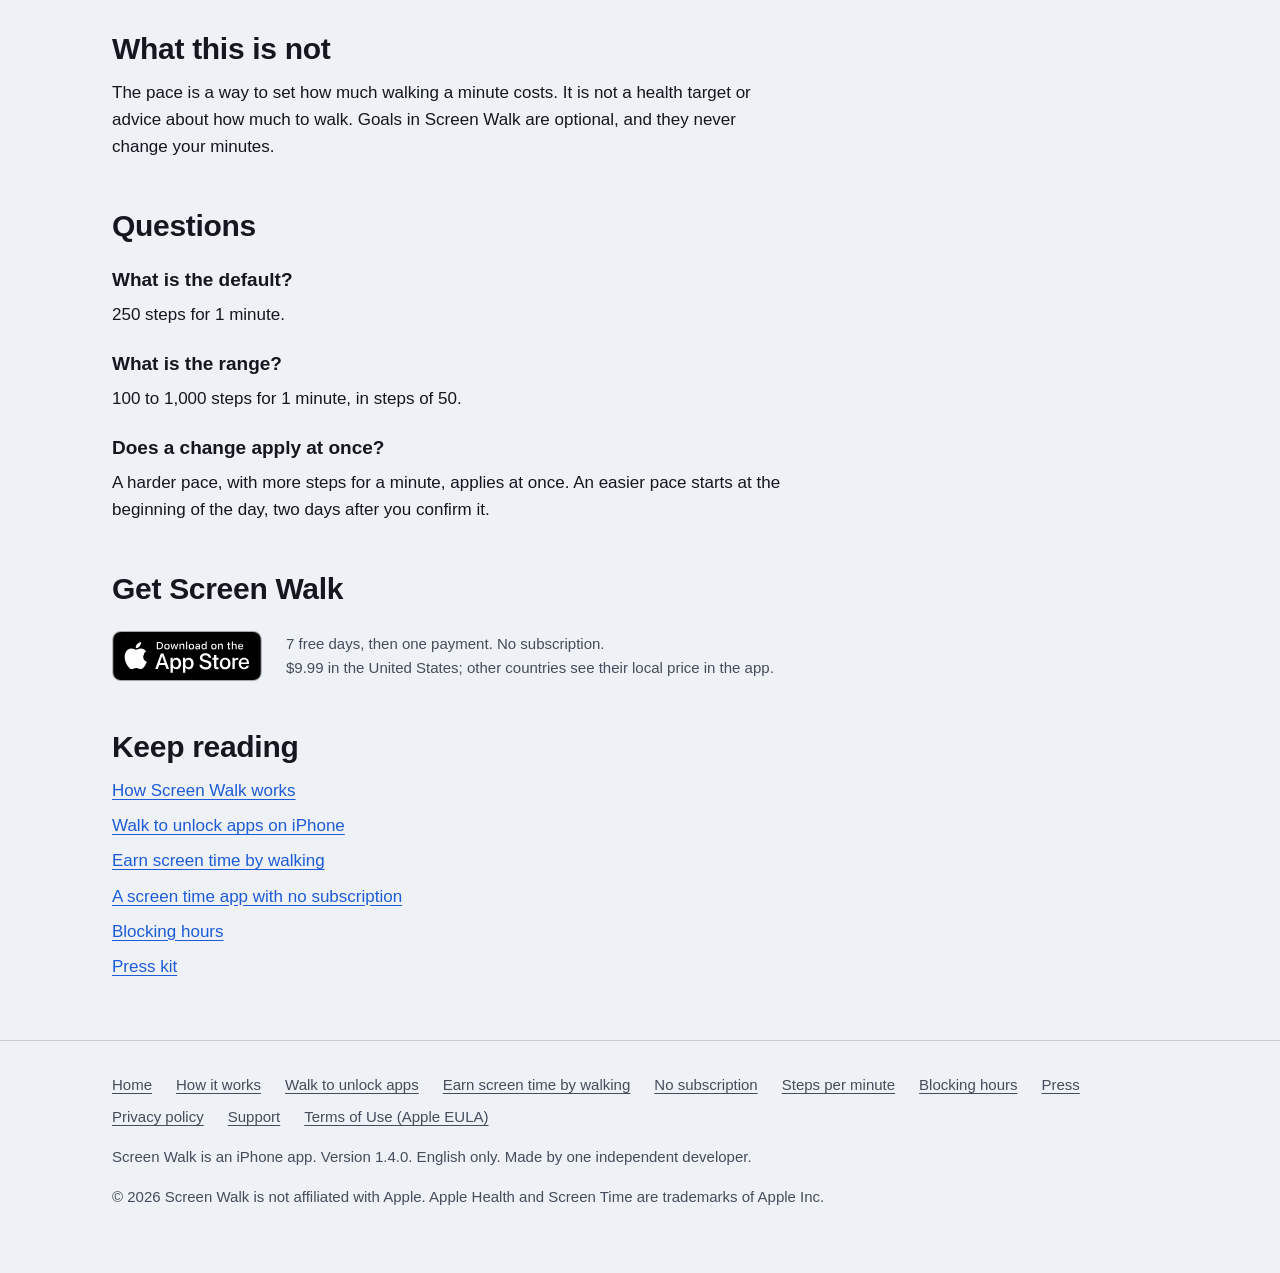
<file: steps-per-minute/index.html>
<!doctype html>
<html lang="en">
<head>
<meta charset="utf-8">
<meta name="viewport" content="width=device-width, initial-scale=1">
<title>How Many Steps Equal a Minute of Screen Time?</title>
<meta name="description" content="Screen Walk’s default is 250 steps for 1 minute. Change it from 100 to 1,000 steps to match how much you want to walk. See what a day of walking buys.">
<link rel="canonical" href="https://screen-walk.github.io/steps-per-minute/">
<meta name="theme-color" content="#14161B" media="(prefers-color-scheme: dark)">
<meta name="theme-color" content="#EEF1F6" media="(prefers-color-scheme: light)">
<meta name="apple-itunes-app" content="app-id=6809172291">
<link rel="icon" type="image/png" sizes="32x32" href="/favicon-32.png">
<link rel="apple-touch-icon" sizes="180x180" href="/apple-touch-icon.png">
<meta property="og:type" content="website">
<meta property="og:site_name" content="Screen Walk">
<meta property="og:title" content="How Many Steps Equal a Minute of Screen Time?">
<meta property="og:description" content="Screen Walk’s default is 250 steps for 1 minute. Change it from 100 to 1,000 steps to match how much you want to walk. See what a day of walking buys.">
<meta property="og:url" content="https://screen-walk.github.io/steps-per-minute/">
<meta property="og:image" content="https://screen-walk.github.io/media/og.png">
<meta property="og:image:width" content="1200">
<meta property="og:image:height" content="630">
<meta property="og:image:alt" content="Screen Walk: walk to top up your screen time on iPhone">
<meta name="twitter:card" content="summary_large_image">
<meta name="twitter:title" content="How Many Steps Equal a Minute of Screen Time?">
<meta name="twitter:description" content="Screen Walk’s default is 250 steps for 1 minute. Change it from 100 to 1,000 steps to match how much you want to walk. See what a day of walking buys.">
<meta name="twitter:image" content="https://screen-walk.github.io/media/og.png">
<link rel="stylesheet" href="/assets/site.css">
<script type="application/ld+json">{"@context":"https://schema.org","@type":"BreadcrumbList","itemListElement":[{"@type":"ListItem","position":1,"name":"Screen Walk","item":"https://screen-walk.github.io/"},{"@type":"ListItem","position":2,"name":"Steps per minute","item":"https://screen-walk.github.io/steps-per-minute/"}]}</script>
<script type="application/ld+json">{"@context":"https://schema.org","@type":"FAQPage","mainEntity":[{"@type":"Question","name":"What is the default?","acceptedAnswer":{"@type":"Answer","text":"250 steps for 1 minute."}},{"@type":"Question","name":"What is the range?","acceptedAnswer":{"@type":"Answer","text":"100 to 1,000 steps for 1 minute, in steps of 50."}},{"@type":"Question","name":"Does a change apply at once?","acceptedAnswer":{"@type":"Answer","text":"A harder pace, with more steps for a minute, applies at once. An easier pace starts at the beginning of the day, two days after you confirm it."}}]}</script>
</head>
<body>
<a class="skip" href="#main">Skip to content</a>
<header class="site"><div class="wrap">
<a class="brand" href="/"><img src="/media/icon-128.webp" width="32" height="32" alt="" ><span>Screen Walk</span></a>
<nav class="main" aria-label="Main"><ul><li><a href="/how-it-works/">How it works</a></li><li><a href="/steps-per-minute/" aria-current="page">Steps per minute</a></li><li><a href="/blocking-hours/">Blocking hours</a></li><li><a href="/screen-time-app-no-subscription/">Price</a></li><li><a href="/press/">Press</a></li><li><a href="/#support">Support</a></li></ul></nav>
</div></header>
<main id="main"><div class="wrap">
<nav class="crumbs" aria-label="Breadcrumb"><ol><li><a href="/">Screen Walk</a></li><li aria-current="page">Steps per minute</li></ol></nav>
<article>
<h1>How many steps equal a minute of screen time?</h1>
<p class="lead">In Screen Walk, 250 steps top up 1 minute by default. You can set the pace anywhere from 100 to 1,000 steps for a minute.</p>
<div class="prose">
<h2>The default and the range</h2>
<p>Screen Walk starts at 250 steps for 1 minute. You can set the pace from 100 to 1,000 steps for a minute, in steps of 50. At 100, a 5,000-step day tops up 50 minutes. At 1,000, it tops up 5.</p>
<h2>What a day of walking tops up</h2>
</div>
<div class="table-wrap"><table>
<caption class="muted" style="text-align:left;caption-side:bottom;padding-top:.5rem">Whole minutes, rounded down. Your own day will not land on round numbers.</caption>
<thead><tr><th scope="col">Steps for 1 minute</th><th scope="col" class="n">5,000 steps</th><th scope="col" class="n">8,000 steps</th><th scope="col" class="n">10,000 steps</th></tr></thead>
<tbody><tr><td>100</td><td class="n">50</td><td class="n">80</td><td class="n">100</td></tr><tr><td>150</td><td class="n">33</td><td class="n">53</td><td class="n">66</td></tr><tr><td>250</td><td class="n">20</td><td class="n">32</td><td class="n">40</td></tr><tr><td>400</td><td class="n">12</td><td class="n">20</td><td class="n">25</td></tr><tr><td>500</td><td class="n">10</td><td class="n">16</td><td class="n">20</td></tr><tr><td>750</td><td class="n">6</td><td class="n">10</td><td class="n">13</td></tr><tr><td>1,000</td><td class="n">5</td><td class="n">8</td><td class="n">10</td></tr></tbody></table></div>
<div class="prose">
<h2>Choosing a pace</h2>
<p>There is no right pace. 250 is a middle setting: a half-hour walk of about 3,000 steps tops up around 12 minutes. A lower number is generous, and a higher one makes every minute cost more walking. Pick the one that feels fair to you. You can change it later.</p>
<p>Onboarding shows what each pace costs on an example card, and Settings has a Pace row for changing it after that.</p>
<h2>When a change starts</h2>
<p>A harder pace, with more steps for a minute, starts at once. An easier pace, with fewer steps, starts at the beginning of the day, two days after you confirm it. The pause is on purpose: it keeps a weak moment from lowering the price of a break. While a change waits, Settings shows the date and lets you keep the current pace instead.</p>
<h2>Where the steps come from</h2>
<p>Apple Health: your iPhone or an Apple Watch. Steps typed in by hand are ignored. Screen Walk reads steps only and never writes to Health.</p>
<h2>What this is not</h2>
<p>The pace is a way to set how much walking a minute costs. It is not a health target or advice about how much to walk. Goals in Screen Walk are optional, and they never change your minutes.</p>
</div>
<section class="faq prose" aria-labelledby="faq"><h2 id="faq">Questions</h2>
<h3>What is the default?</h3>
<p>250 steps for 1 minute.</p>
<h3>What is the range?</h3>
<p>100 to 1,000 steps for 1 minute, in steps of 50.</p>
<h3>Does a change apply at once?</h3>
<p>A harder pace, with more steps for a minute, applies at once. An easier pace starts at the beginning of the day, two days after you confirm it.</p></section>
<section aria-labelledby="get">
<h2 id="get">Get Screen Walk</h2>
<div class="cta"><a href="https://apps.apple.com/app/id6809172291"><img src="/media/app-store-badge.svg" width="150" height="50" alt="Download on the App Store"></a><p class="note">7 free days, then one payment. No subscription.<br>$9.99 in the United States; other countries see their local price in the app.</p></div>
</section>
<section aria-labelledby="more"><h2 id="more">Keep reading</h2><ul class="related"><li><a href="/how-it-works/">How Screen Walk works</a></li><li><a href="/walk-to-unlock-apps/">Walk to unlock apps on iPhone</a></li><li><a href="/earn-screen-time-by-walking/">Earn screen time by walking</a></li><li><a href="/screen-time-app-no-subscription/">A screen time app with no subscription</a></li><li><a href="/blocking-hours/">Blocking hours</a></li><li><a href="/press/">Press kit</a></li></ul></section>
</article>
</div></main>
<footer class="site"><div class="wrap">
<ul><li><a href="/">Home</a></li><li><a href="/how-it-works/">How it works</a></li><li><a href="/walk-to-unlock-apps/">Walk to unlock apps</a></li><li><a href="/earn-screen-time-by-walking/">Earn screen time by walking</a></li><li><a href="/screen-time-app-no-subscription/">No subscription</a></li><li><a href="/steps-per-minute/">Steps per minute</a></li><li><a href="/blocking-hours/">Blocking hours</a></li><li><a href="/press/">Press</a></li><li><a href="/#privacy">Privacy policy</a></li><li><a href="/#support">Support</a></li><li><a href="https://www.apple.com/legal/internet-services/itunes/dev/stdeula/">Terms of Use (Apple EULA)</a></li></ul>
<p>Screen Walk is an iPhone app. Version 1.4.0. English only. Made by one independent developer.</p>
<p>© 2026 Screen Walk is not affiliated with Apple. Apple Health and Screen Time are trademarks of Apple Inc.</p>
</div></footer>
</body>
</html>
</file>
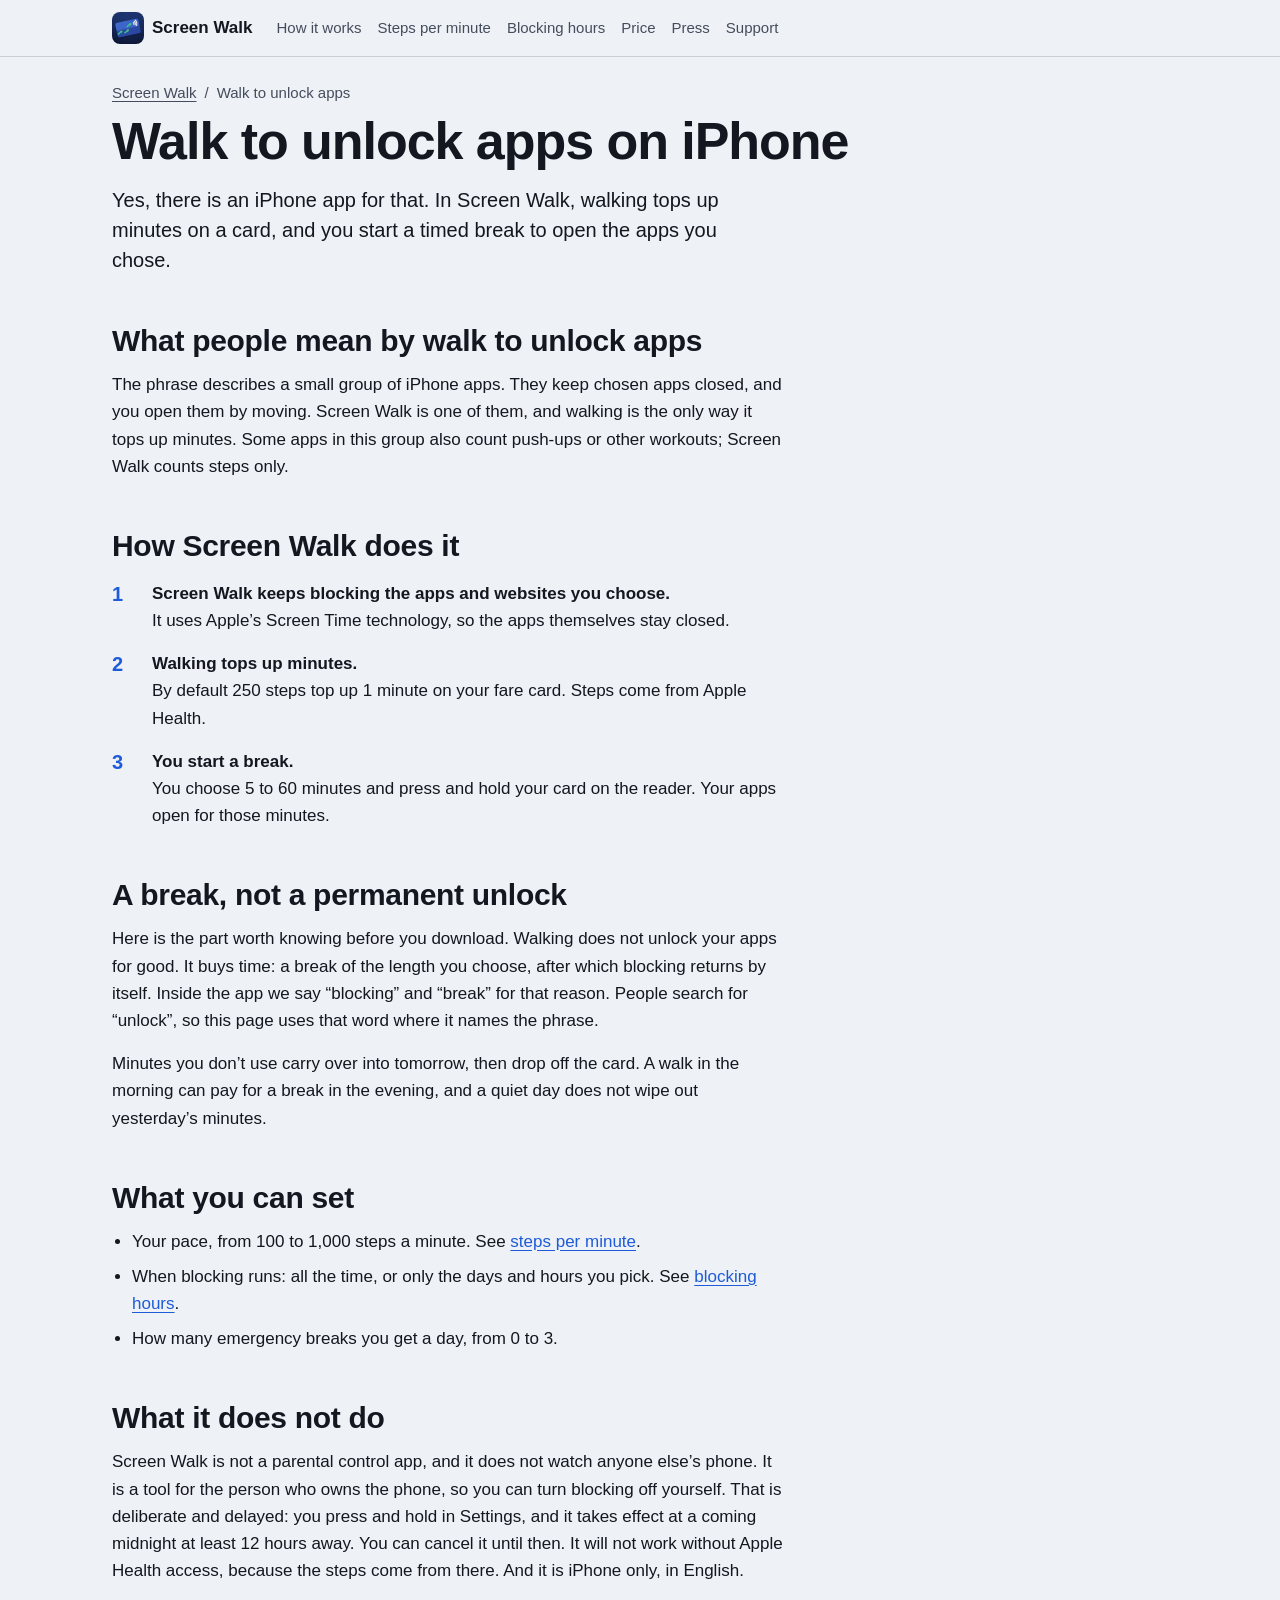
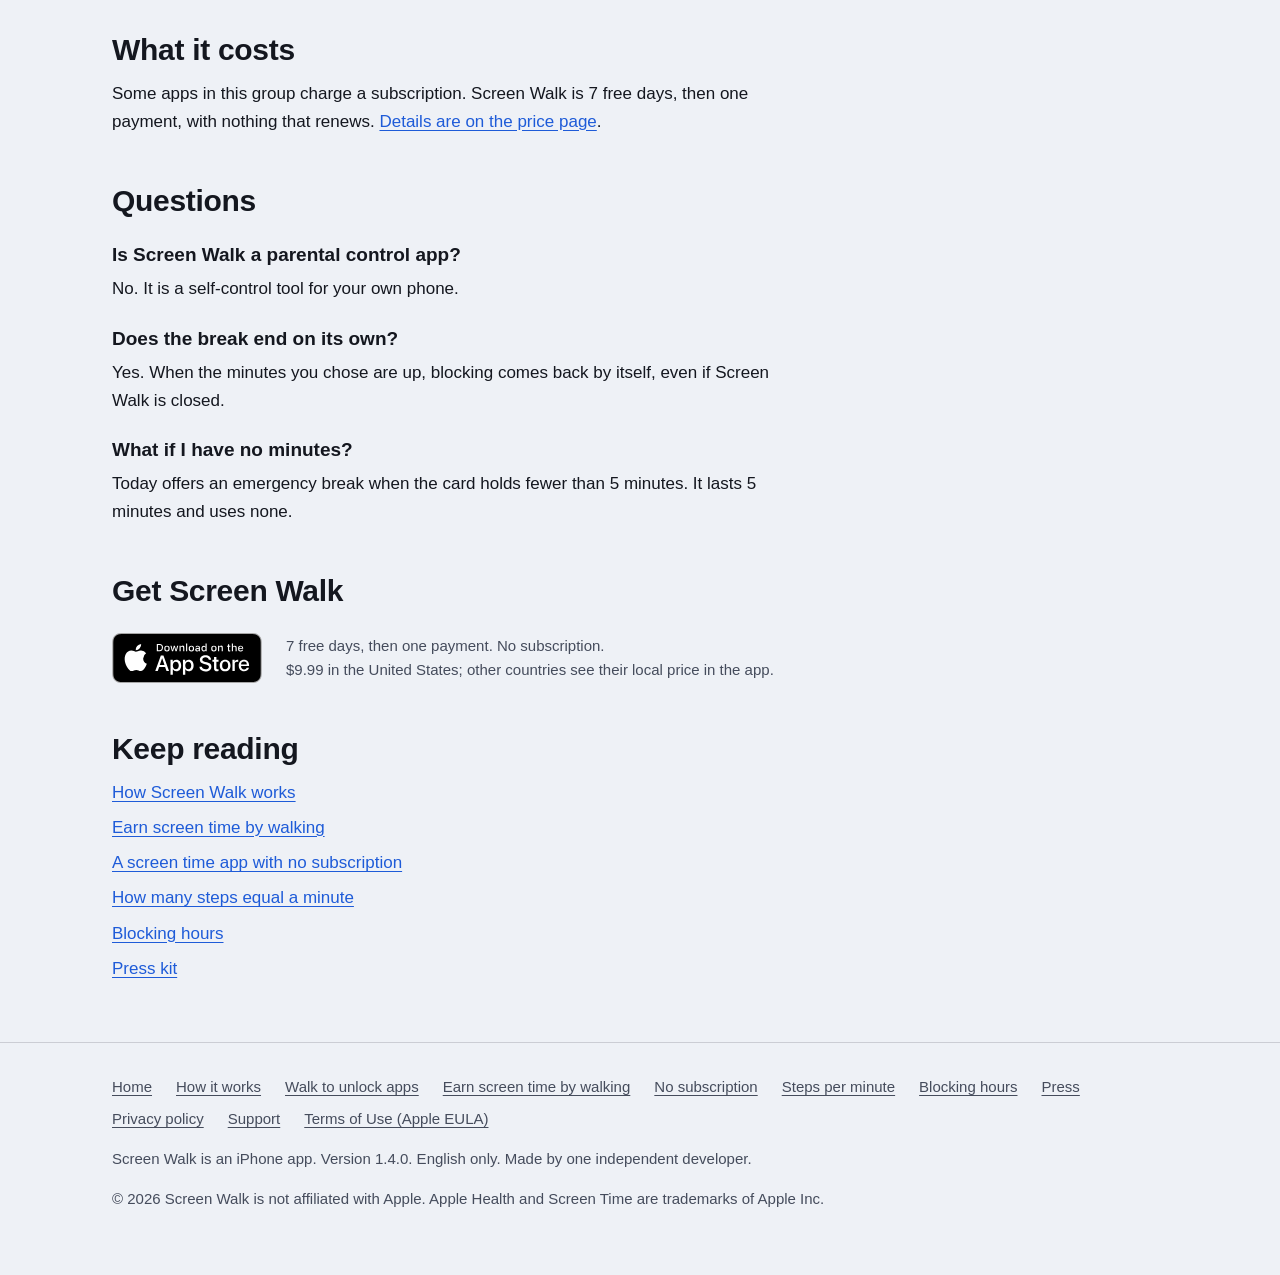
<file: walk-to-unlock-apps/index.html>
<!doctype html>
<html lang="en">
<head>
<meta charset="utf-8">
<meta name="viewport" content="width=device-width, initial-scale=1">
<title>Walk to Unlock Apps on iPhone: Screen Walk</title>
<meta name="description" content="Want to walk to unlock apps on iPhone? Screen Walk keeps blocking your chosen apps. Walking tops up minutes; you start a timed break to open them.">
<link rel="canonical" href="https://screen-walk.github.io/walk-to-unlock-apps/">
<meta name="theme-color" content="#14161B" media="(prefers-color-scheme: dark)">
<meta name="theme-color" content="#EEF1F6" media="(prefers-color-scheme: light)">
<meta name="apple-itunes-app" content="app-id=6809172291">
<link rel="icon" type="image/png" sizes="32x32" href="/favicon-32.png">
<link rel="apple-touch-icon" sizes="180x180" href="/apple-touch-icon.png">
<meta property="og:type" content="website">
<meta property="og:site_name" content="Screen Walk">
<meta property="og:title" content="Walk to Unlock Apps on iPhone: Screen Walk">
<meta property="og:description" content="Want to walk to unlock apps on iPhone? Screen Walk keeps blocking your chosen apps. Walking tops up minutes; you start a timed break to open them.">
<meta property="og:url" content="https://screen-walk.github.io/walk-to-unlock-apps/">
<meta property="og:image" content="https://screen-walk.github.io/media/og.png">
<meta property="og:image:width" content="1200">
<meta property="og:image:height" content="630">
<meta property="og:image:alt" content="Screen Walk: walk to top up your screen time on iPhone">
<meta name="twitter:card" content="summary_large_image">
<meta name="twitter:title" content="Walk to Unlock Apps on iPhone: Screen Walk">
<meta name="twitter:description" content="Want to walk to unlock apps on iPhone? Screen Walk keeps blocking your chosen apps. Walking tops up minutes; you start a timed break to open them.">
<meta name="twitter:image" content="https://screen-walk.github.io/media/og.png">
<link rel="stylesheet" href="/assets/site.css">
<script type="application/ld+json">{"@context":"https://schema.org","@type":"BreadcrumbList","itemListElement":[{"@type":"ListItem","position":1,"name":"Screen Walk","item":"https://screen-walk.github.io/"},{"@type":"ListItem","position":2,"name":"Walk to unlock apps","item":"https://screen-walk.github.io/walk-to-unlock-apps/"}]}</script>
<script type="application/ld+json">{"@context":"https://schema.org","@type":"FAQPage","mainEntity":[{"@type":"Question","name":"Is Screen Walk a parental control app?","acceptedAnswer":{"@type":"Answer","text":"No. It is a self-control tool for your own phone."}},{"@type":"Question","name":"Does the break end on its own?","acceptedAnswer":{"@type":"Answer","text":"Yes. When the minutes you chose are up, blocking comes back by itself, even if Screen Walk is closed."}},{"@type":"Question","name":"What if I have no minutes?","acceptedAnswer":{"@type":"Answer","text":"Today offers an emergency break when the card holds fewer than 5 minutes. It lasts 5 minutes and uses none."}}]}</script>
</head>
<body>
<a class="skip" href="#main">Skip to content</a>
<header class="site"><div class="wrap">
<a class="brand" href="/"><img src="/media/icon-128.webp" width="32" height="32" alt="" ><span>Screen Walk</span></a>
<nav class="main" aria-label="Main"><ul><li><a href="/how-it-works/">How it works</a></li><li><a href="/steps-per-minute/">Steps per minute</a></li><li><a href="/blocking-hours/">Blocking hours</a></li><li><a href="/screen-time-app-no-subscription/">Price</a></li><li><a href="/press/">Press</a></li><li><a href="/#support">Support</a></li></ul></nav>
</div></header>
<main id="main"><div class="wrap">
<nav class="crumbs" aria-label="Breadcrumb"><ol><li><a href="/">Screen Walk</a></li><li aria-current="page">Walk to unlock apps</li></ol></nav>
<article>
<h1>Walk to unlock apps on iPhone</h1>
<p class="lead">Yes, there is an iPhone app for that. In Screen Walk, walking tops up minutes on a card, and you start a timed break to open the apps you chose.</p>
<div class="prose">
<h2>What people mean by walk to unlock apps</h2>
<p>The phrase describes a small group of iPhone apps. They keep chosen apps closed, and you open them by moving. Screen Walk is one of them, and walking is the only way it tops up minutes. Some apps in this group also count push-ups or other workouts; Screen Walk counts steps only.</p>
<h2>How Screen Walk does it</h2>
<ol class="steps">
<li><strong>Screen Walk keeps blocking the apps and websites you choose.</strong> It uses Apple’s Screen Time technology, so the apps themselves stay closed.</li>
<li><strong>Walking tops up minutes.</strong> By default 250 steps top up 1 minute on your fare card. Steps come from Apple Health.</li>
<li><strong>You start a break.</strong> You choose 5 to 60 minutes and press and hold your card on the reader. Your apps open for those minutes.</li>
</ol>
<h2>A break, not a permanent unlock</h2>
<p>Here is the part worth knowing before you download. Walking does not unlock your apps for good. It buys time: a break of the length you choose, after which blocking returns by itself. Inside the app we say “blocking” and “break” for that reason. People search for “unlock”, so this page uses that word where it names the phrase.</p>
<p>Minutes you don’t use carry over into tomorrow, then drop off the card. A walk in the morning can pay for a break in the evening, and a quiet day does not wipe out yesterday’s minutes.</p>
<h2>What you can set</h2>
<ul class="plain">
<li>Your pace, from 100 to 1,000 steps a minute. See <a href="/steps-per-minute/">steps per minute</a>.</li>
<li>When blocking runs: all the time, or only the days and hours you pick. See <a href="/blocking-hours/">blocking hours</a>.</li>
<li>How many emergency breaks you get a day, from 0 to 3.</li>
</ul>
<h2>What it does not do</h2>
<p>Screen Walk is not a parental control app, and it does not watch anyone else’s phone. It is a tool for the person who owns the phone, so you can turn blocking off yourself. That is deliberate and delayed: you press and hold in Settings, and it takes effect at a coming midnight at least 12 hours away. You can cancel it until then. It will not work without Apple Health access, because the steps come from there. And it is iPhone only, in English.</p>
<h2>What it costs</h2>
<p>Some apps in this group charge a subscription. Screen Walk is 7 free days, then one payment, with nothing that renews. <a href="/screen-time-app-no-subscription/">Details are on the price page</a>.</p>
</div>
<section class="faq prose" aria-labelledby="faq"><h2 id="faq">Questions</h2>
<h3>Is Screen Walk a parental control app?</h3>
<p>No. It is a self-control tool for your own phone.</p>
<h3>Does the break end on its own?</h3>
<p>Yes. When the minutes you chose are up, blocking comes back by itself, even if Screen Walk is closed.</p>
<h3>What if I have no minutes?</h3>
<p>Today offers an emergency break when the card holds fewer than 5 minutes. It lasts 5 minutes and uses none.</p></section>
<section aria-labelledby="get">
<h2 id="get">Get Screen Walk</h2>
<div class="cta"><a href="https://apps.apple.com/app/id6809172291"><img src="/media/app-store-badge.svg" width="150" height="50" alt="Download on the App Store"></a><p class="note">7 free days, then one payment. No subscription.<br>$9.99 in the United States; other countries see their local price in the app.</p></div>
</section>
<section aria-labelledby="more"><h2 id="more">Keep reading</h2><ul class="related"><li><a href="/how-it-works/">How Screen Walk works</a></li><li><a href="/earn-screen-time-by-walking/">Earn screen time by walking</a></li><li><a href="/screen-time-app-no-subscription/">A screen time app with no subscription</a></li><li><a href="/steps-per-minute/">How many steps equal a minute</a></li><li><a href="/blocking-hours/">Blocking hours</a></li><li><a href="/press/">Press kit</a></li></ul></section>
</article>
</div></main>
<footer class="site"><div class="wrap">
<ul><li><a href="/">Home</a></li><li><a href="/how-it-works/">How it works</a></li><li><a href="/walk-to-unlock-apps/">Walk to unlock apps</a></li><li><a href="/earn-screen-time-by-walking/">Earn screen time by walking</a></li><li><a href="/screen-time-app-no-subscription/">No subscription</a></li><li><a href="/steps-per-minute/">Steps per minute</a></li><li><a href="/blocking-hours/">Blocking hours</a></li><li><a href="/press/">Press</a></li><li><a href="/#privacy">Privacy policy</a></li><li><a href="/#support">Support</a></li><li><a href="https://www.apple.com/legal/internet-services/itunes/dev/stdeula/">Terms of Use (Apple EULA)</a></li></ul>
<p>Screen Walk is an iPhone app. Version 1.4.0. English only. Made by one independent developer.</p>
<p>© 2026 Screen Walk is not affiliated with Apple. Apple Health and Screen Time are trademarks of Apple Inc.</p>
</div></footer>
</body>
</html>
</file>
<file: assets/site.css>
/* Screen Walk site. One stylesheet, system fonts, no external requests. */
:root {
  color-scheme: light dark;
  --ground: #14161B;
  --surface: #1D2027;
  --text: #F4F1EA;
  --text2: #A3A29F;
  --hair: rgba(244, 241, 234, 0.14);
  --accent: #1E5BD8;
  --on-accent: #F4F1EA;
  --tint: #7BA6FF;
  --earned: #3FC28A;
  --s1: 0.25rem; --s2: 0.5rem; --s3: 0.75rem; --s4: 1rem; --s5: 1.5rem; --s6: 2rem; --s7: 3rem; --s8: 5rem;
  --r: 14px;
}
@media (prefers-color-scheme: light) {
  :root {
    --ground: #EEF1F6;
    --surface: #FFFFFF;
    --text: #14171F;
    --text2: #454C5C;
    --hair: rgba(20, 23, 31, 0.16);
    --on-accent: #FFFFFF;
    --tint: #1E5BD8;
    --earned: #0C7248;
  }
}
*, *::before, *::after { box-sizing: border-box; }
html { -webkit-text-size-adjust: 100%; }
body {
  margin: 0;
  background: var(--ground);
  color: var(--text);
  font: 17px/1.6 -apple-system, BlinkMacSystemFont, "SF Pro Text", "Segoe UI", Roboto, Helvetica, Arial, sans-serif;
  font-variant-numeric: tabular-nums;
  overflow-wrap: break-word;
}
img, video, svg { max-width: 100%; height: auto; display: block; }
a { color: var(--tint); text-underline-offset: 0.18em; }
a:focus-visible, button:focus-visible, summary:focus-visible { outline: 3px solid var(--tint); outline-offset: 3px; border-radius: 4px; }
.skip { position: absolute; left: var(--s4); top: -4rem; background: var(--accent); color: var(--on-accent); padding: var(--s2) var(--s4); border-radius: 10px; z-index: 10; }
.skip:focus { top: var(--s2); }
.wrap { max-width: 68rem; margin: 0 auto; padding: 0 var(--s4); }
header.site { border-bottom: 1px solid var(--hair); }
header.site .wrap { display: flex; flex-wrap: wrap; align-items: center; gap: var(--s2) var(--s5); padding-top: var(--s3); padding-bottom: var(--s3); }
.brand { display: inline-flex; align-items: center; gap: var(--s2); color: var(--text); font-weight: 700; text-decoration: none; font-size: 1.0625rem; }
.brand img { border-radius: 8px; }
@media (max-width: 40rem) {
  header.site .wrap { row-gap: 0; padding-bottom: var(--s1); }
  nav.main ul { row-gap: 0; }
  nav.main a { display: inline-flex; align-items: center; min-height: 44px; padding: 0; }
}
nav.main ul { display: flex; flex-wrap: wrap; gap: var(--s1) var(--s4); list-style: none; margin: 0; padding: 0; font-size: 0.9375rem; }
nav.main a { color: var(--text2); text-decoration: none; padding: var(--s1) 0; display: inline-block; }
nav.main a:hover, nav.main a[aria-current="page"] { color: var(--text); text-decoration: underline; }
main { padding-bottom: var(--s7); }
.page-404 { padding-top: calc(var(--s5) * 2 + var(--s2)); }
h1 { font-size: clamp(2rem, 6vw, 3.25rem); line-height: 1.08; letter-spacing: -0.02em; margin: 0 0 var(--s4); font-weight: 700; }
h2 { font-size: clamp(1.4rem, 3.6vw, 1.875rem); line-height: 1.2; letter-spacing: -0.01em; margin: var(--s7) 0 var(--s3); font-weight: 700; }
h3 { font-size: 1.1875rem; line-height: 1.3; margin: var(--s5) 0 var(--s2); }
p { margin: 0 0 var(--s4); }
.lead { font-size: 1.25rem; line-height: 1.5; color: var(--text); max-width: 38rem; }
.muted { color: var(--text2); }
.prose { max-width: 42rem; }
.crumbs { font-size: 0.9375rem; color: var(--text2); padding: var(--s5) 0 var(--s2); }
.crumbs ol { list-style: none; margin: 0; padding: 0; display: flex; flex-wrap: wrap; gap: var(--s1) var(--s2); }
.crumbs li + li::before { content: "/"; margin-right: var(--s2); color: var(--text2); }
.crumbs a { color: var(--text2); }
.hero { display: grid; gap: var(--s6); padding: var(--s6) 0 0; }
@media (min-width: 52rem) {
  .hero { grid-template-columns: minmax(0, 1fr) minmax(0, 24rem); align-items: center; gap: var(--s7); padding-top: var(--s7); }
}
.hero-text .lead { max-width: 34rem; }
.cta { display: flex; flex-wrap: wrap; align-items: center; gap: var(--s3) var(--s5); margin: var(--s5) 0 0; }
.cta img { width: 150px; height: 50px; }
.button { display: inline-block; background: var(--accent); color: var(--on-accent); text-decoration: none; font-weight: 600; padding: var(--s3) var(--s5); border-radius: var(--r); }
.button:hover { filter: brightness(1.08); }
.note { color: var(--text2); font-size: 0.9375rem; margin: 0; }
.video { margin: 0; width: 100%; max-width: 24rem; }
.video video { width: 100%; aspect-ratio: 1 / 1; object-fit: cover; border-radius: 22px; background: var(--surface); border: 1px solid var(--hair); }
.split { display: grid; gap: var(--s5); align-items: start; margin-top: var(--s5); }
@media (min-width: 52rem) { .split { grid-template-columns: minmax(0, 34rem) 13rem; gap: var(--s7); } }
.split > .prose > :first-child { margin-top: 0; }
.split img { border-radius: 20px; border: 1px solid var(--hair); width: 100%; max-width: 13rem; }
ol.steps { list-style: none; counter-reset: s; margin: var(--s4) 0; padding: 0; display: grid; gap: var(--s4); max-width: 42rem; }
ol.steps li { counter-increment: s; padding-left: 2.5rem; position: relative; }
ol.steps li::before { content: counter(s); position: absolute; left: 0; top: 0; font-weight: 700; color: var(--tint); font-size: 1.25rem; line-height: 1.4; }
ol.steps strong { display: block; }
ul.plain { margin: var(--s3) 0 var(--s4); padding-left: 1.25rem; max-width: 42rem; }
ul.plain li { margin-bottom: var(--s2); }
table { border-collapse: collapse; width: 100%; max-width: 42rem; font-size: 1rem; margin: var(--s4) 0; }
th, td { text-align: left; padding: var(--s2) var(--s3) var(--s2) 0; border-bottom: 1px solid var(--hair); }
th { font-weight: 600; color: var(--text2); font-size: 0.9375rem; }
td.n, th.n { text-align: right; padding-right: var(--s3); }
.table-wrap { overflow-x: auto; }
.card { background: var(--surface); border: 1px solid var(--hair); border-radius: var(--r); padding: var(--s4) var(--s5); margin: var(--s4) 0; max-width: 42rem; }
.card p:last-child { margin-bottom: 0; }
.legal { max-width: 42rem; }
.legal h3 { margin-top: var(--s5); }
dl.facts { display: grid; gap: var(--s3) var(--s5); margin: var(--s4) 0; max-width: 42rem; }
@media (min-width: 40rem) { dl.facts { grid-template-columns: 11rem minmax(0, 1fr); } }
dl.facts dt { font-weight: 600; color: var(--text2); }
dl.facts dd { margin: 0; }
.downloads { display: grid; gap: var(--s4); grid-template-columns: repeat(auto-fill, minmax(9rem, 1fr)); list-style: none; padding: 0; margin: var(--s4) 0; }
.downloads img { border-radius: 14px; border: 1px solid var(--hair); margin-bottom: var(--s2); }
.downloads a { font-size: 0.9375rem; }
.faq h3 { margin-top: var(--s5); }
.related { list-style: none; padding: 0; margin: var(--s3) 0; display: grid; gap: var(--s2); }
footer.site { border-top: 1px solid var(--hair); padding: var(--s6) 0 var(--s7); color: var(--text2); font-size: 0.9375rem; }
footer.site ul { list-style: none; padding: 0; margin: 0 0 var(--s4); display: flex; flex-wrap: wrap; gap: var(--s2) var(--s5); }
footer.site a { color: var(--text2); }
footer.site a:hover { color: var(--text); }
</file>
